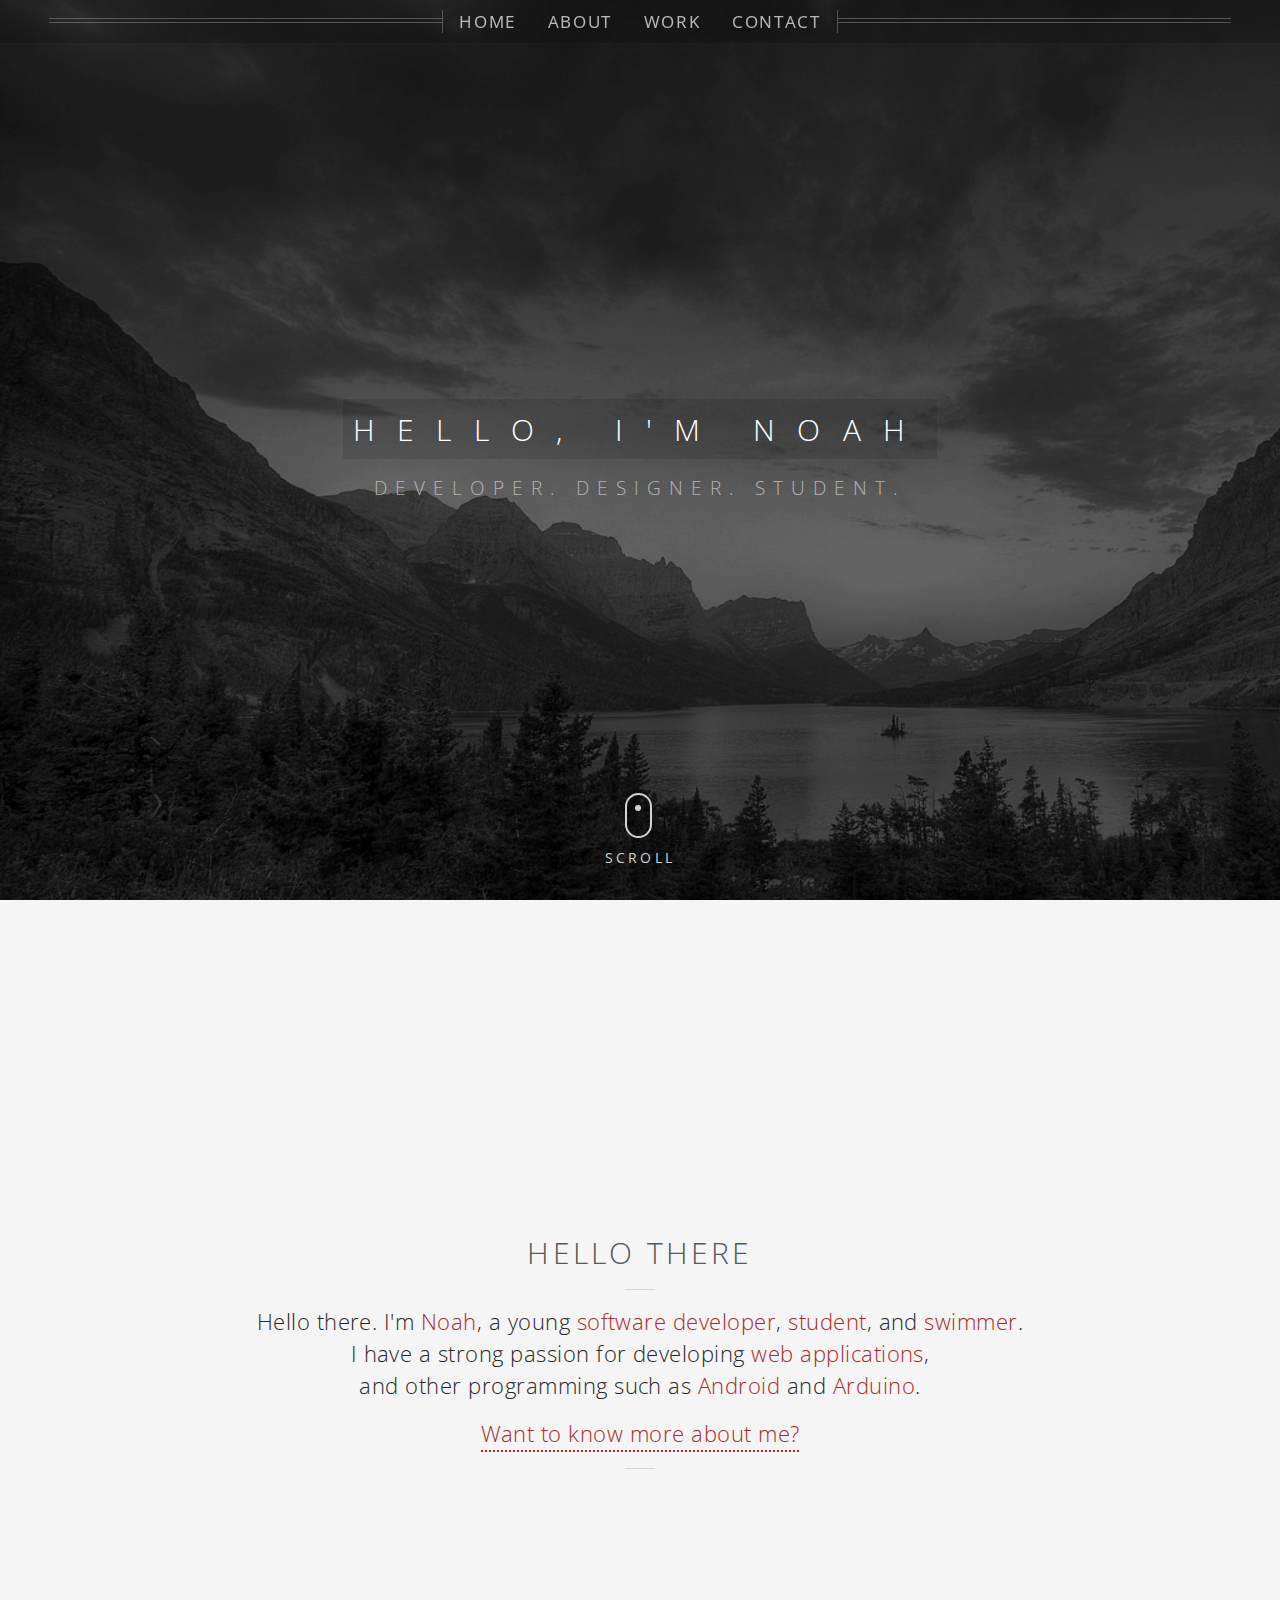
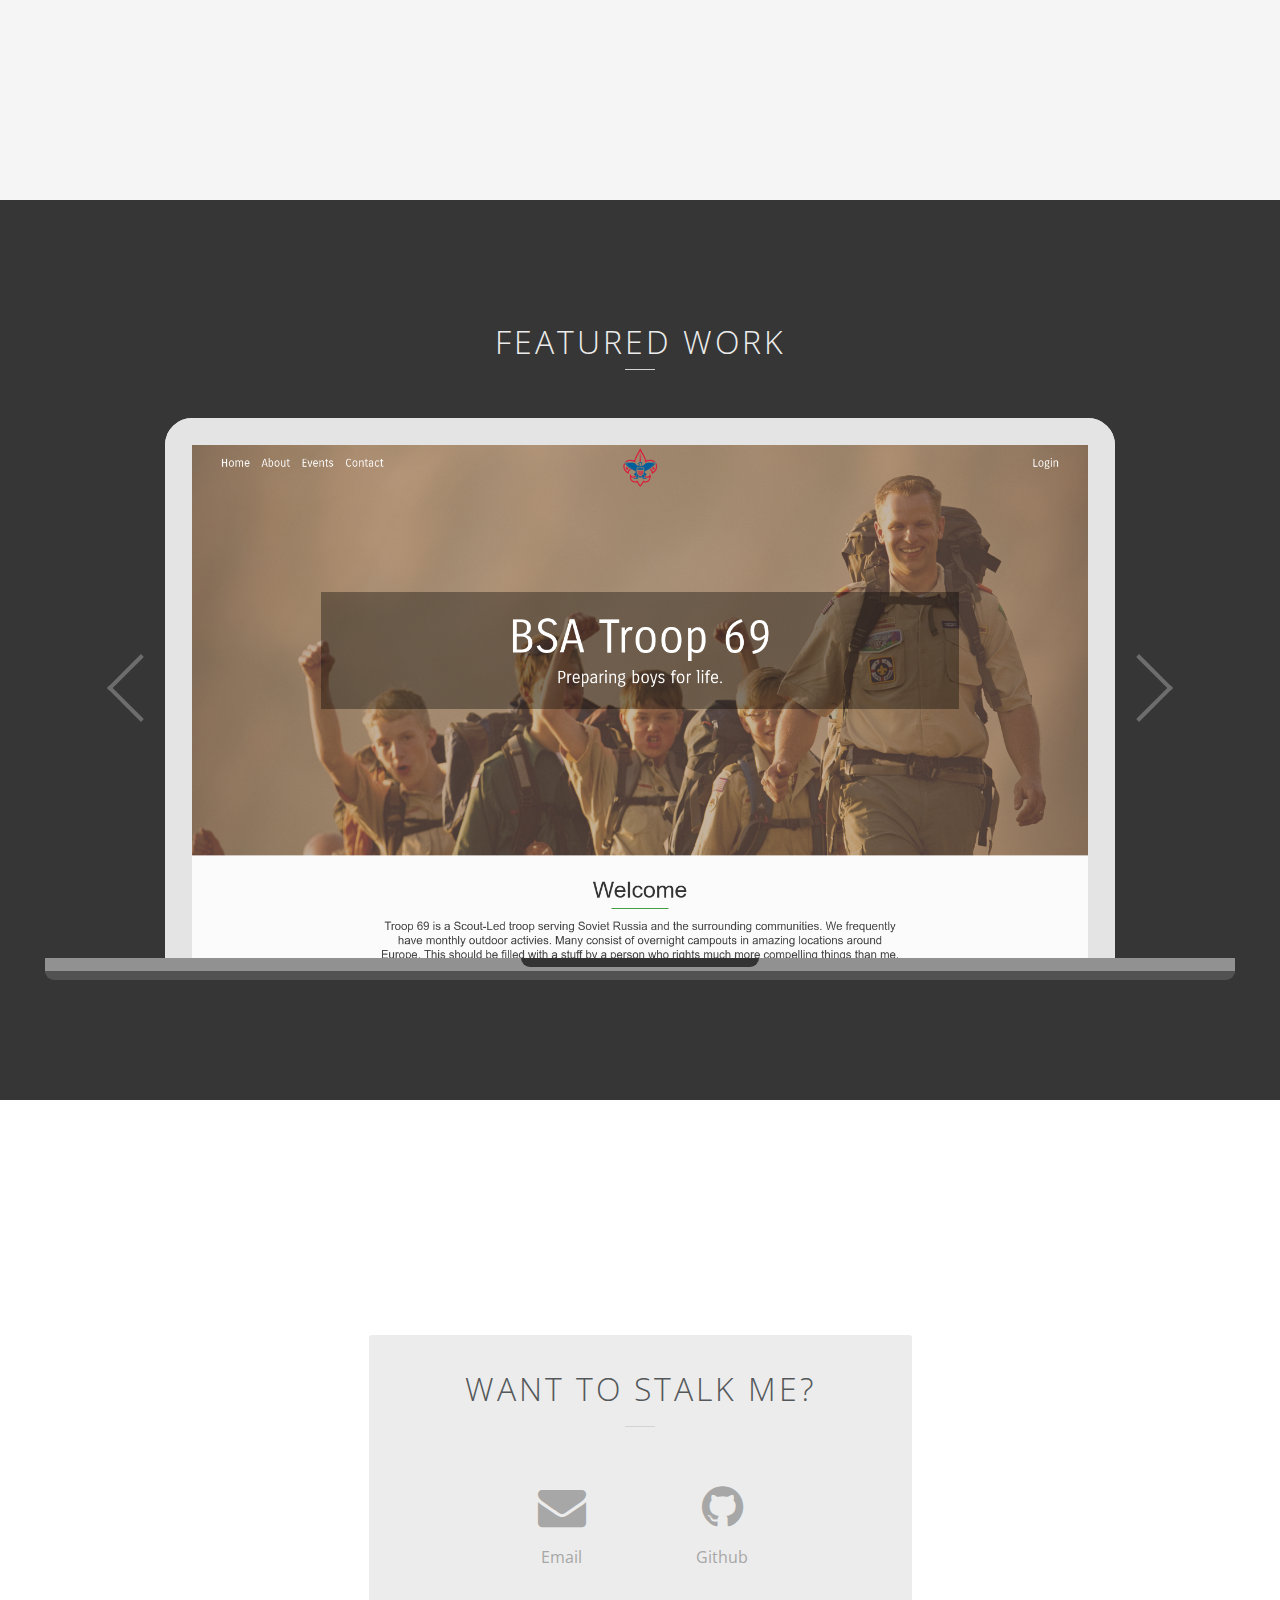
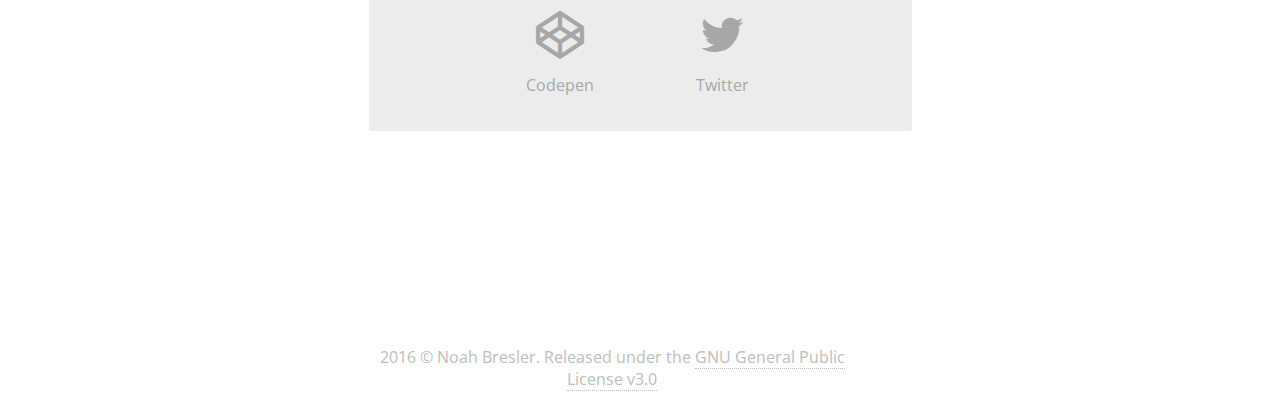
<file: index.html>
<!-- implement lazy loading -->
<!-- Minify everything -->

<!DOCTYPE html>
<html>
	<head>
		<meta charset="utf-8">
		<meta http-equiv="X-UA-Compatible" content="IE=edge">
   		<meta name="viewport" content="width=device-width, initial-scale=1, user-scalable=no">
   	 	<meta name="description" content="Noah Bresler - Student. Developer. Designer.">
   	 	<link rel='shortcut icon' href='favicon.ico' />
 
   	 	<title>Noah</title>

   	 	<link rel="stylesheet" href="bower_components/font-awesome/css/font-awesome.min.css">
   	 	<link rel="stylesheet" href="bower_components/animate.css/animate.min.css">
   	 	<link rel="stylesheet" href="styles/main.css">

   	 	<script>
		  (function(i,s,o,g,r,a,m){i['GoogleAnalyticsObject']=r;i[r]=i[r]||function(){
		  (i[r].q=i[r].q||[]).push(arguments)},i[r].l=1*new Date();a=s.createElement(o),
		  m=s.getElementsByTagName(o)[0];a.async=1;a.src=g;m.parentNode.insertBefore(a,m)
		  })(window,document,'script','https://www.google-analytics.com/analytics.js','ga');

		  ga('create', 'UA-66946466-1', 'auto');
		  ga('send', 'pageview');

		</script>
	</head>
	<body>
		<div class="nav-panel hidden">
			<div class="scroll-btn up" onclick="goUp()"></div>
			<div class="scroll-btn down" onclick="goDown()"></div>
			<ul>
				<li title="Home"><a href="#home"><span>Home</span></a></li>
				<li title="About"><a href="#about"><span>About</span></a></li>
				<li title="Work"><a href="#work"><span>Work</span></a></li>
				<li title="Contact"><a href="#contact"><span>Contact</span></a></li>
			</ul>
		</div>

		<input type="checkbox" id="menuthing">
		<label class="hamburgermenu" for="menuthing">
				<div class="row"></div>
				<div class="row"></div>
				<div class="row"></div>
		</label>

		<div class="sidenav_wrap">
			<div class="sidenav">
				<ul>
					<li><a href="#home">Home</a></li>
					<li><a href="#about">About</a></li>
					<li><a href="#work">Work</a></li>
					<li><a href="#contact">Contact</a></li>
				</ul>
			</div>
		</div>

		<section id="home" class="parallax-window">
			<nav class="animated slideInDown">
				<ul>
					<li><a id="nav_home" href="#home">Home</a></li>
					<li><a id="nav_about" href="#about">About</a></li>
					<li><a id="nav_work" href="#work">Work</a></li>
					<li><a id="nav_contact" href="#contact">Contact</a></li>
				</ul>
			</nav>

			<div class="name">
				<h1 class="animated fadeInUp">Hello, I'm Noah</h1>
				<h2 class="animated fadeInUp">Developer. Designer. Student.</h2>
			</div>

			<a class="scroll animated fadeInDown" href="#about">
				<span></span>
				Scroll
			</a>
		</section>

		<section id="about">
			<div class="container">
				<h1>Hello There</h1>
				<div class="strike"></div>
				<p>
					Hello there. I'm <span class="highlight">Noah</span>, a young <span class="highlight">software developer</span>, <span class="highlight">student</span>, and <span class="highlight">swimmer</span>.
					<br>
					I have a strong passion for developing <span class="highlight">web applications</span>,
					<br>
					and other programming such as <span class="highlight">Android</span> and <span class="highlight">Arduino</span>.
					<br>
					<a href="about.html" class="highlight">Want to know more about me?</a>

					<span class="meh">
						<br>
						When I'm not learning, I <span class="highlight">read books</span> (1984 is my favorite), and solve my <span class="highlight">Rubik's Cube</span>.
						<br>
						And as of my forthcoming aims, I hope to go into <span class="highlight">machine learning</span> or <span class="highlight">computer security</span>.
					</span>
				</p>
				<div class="strike"></div>
			</div>
		</section>

		<section id="work">
			<h1>Featured Work</h1>
			<div class="strike"></div>
			<div class="wrap">
				<div class="arrow left inactive"></div>
				<div class="laptop">
					<div class="screen">
						<a href="work.html" class="item">
							<img src="res/work1.png">
							<div class="content">
								<h1 class="title">Coming Soon</h1>
								<p class="description">A troop management system for Boyscout troops</p>
							</div>
						</a>
						<a href="oldish/index.html" class="item">
							<img src="res/work2.png">
							<div class="content">
								<h1 class="title">Personal Website v2</h1>
								<p class="description">The previous design of this website</p>
							</div>
						</a>
						<a href="oldish/old/MrNoahz.github.io-old/product/papersearch.html" class="item">
							<img src="res/work3.png">
							<div class="content">
								<h1 class="title">Paper Search</h1>
								<p class="description">A chrome extension to redesign the Google Search page.</p>
							</div>
						</a>
						<a href="work.html" class="item">
							<img src="res/work4.png">
							<div class="content">
								<h1 class="title">More</h1>
								<p class="description">See more of my projects</p>
							</div>
						</a>
					</div>
				</div>
				<div class="arrow right"></div>
			</div>
			<div class="keyboard"></div>
		</section>

		<section id="contact">
			<div class="wrap">
				<h1>Want To Stalk Me?</h1>
				<div class="strike"></div>

				<div class="row">
					<a class="email" href="mailto:noahzgames@gmail.com" target="_blank">
						<i class="fa fa-envelope" title="Email"></i>
					</a>
					<a class="github" href="https://github.com/MrNoahz" target="_blank">
						<i class="fa fa-github" title="Github"></i>
					</a>
				</div>

				<div class="row">
					<a class="codepen" href="http://codepen.io/Noahz/" target="_blank">
						<i class="fa fa-codepen" title="Codepen"></i>
					</a>
					<a class="twitter" href="https://twitter.com/MrNoahz" target="_blank">
						<i class="fa fa-twitter" title="Twitter"></i>
					</a>
				</div>

				<p class="license">2016 © Noah Bresler. Released under the <a href="http://www.gnu.org/licenses/gpl-3.0.en.html" target="_blank">GNU General Public License v3.0</a></p>
			</div>
			
			<footer>
				<p class="license">2016 © Noah Bresler. Released under the <a href="http://www.gnu.org/licenses/gpl-3.0.en.html" target="_blank">GNU General Public License v3.0</a></p>
			</footer>
		</section>


		<script src="bower_components/jquery/dist/jquery.min.js" type="text/javascript"></script>
		<script src="js/main.js" type="text/javascript"></script>
	</body>
</html>
</file>
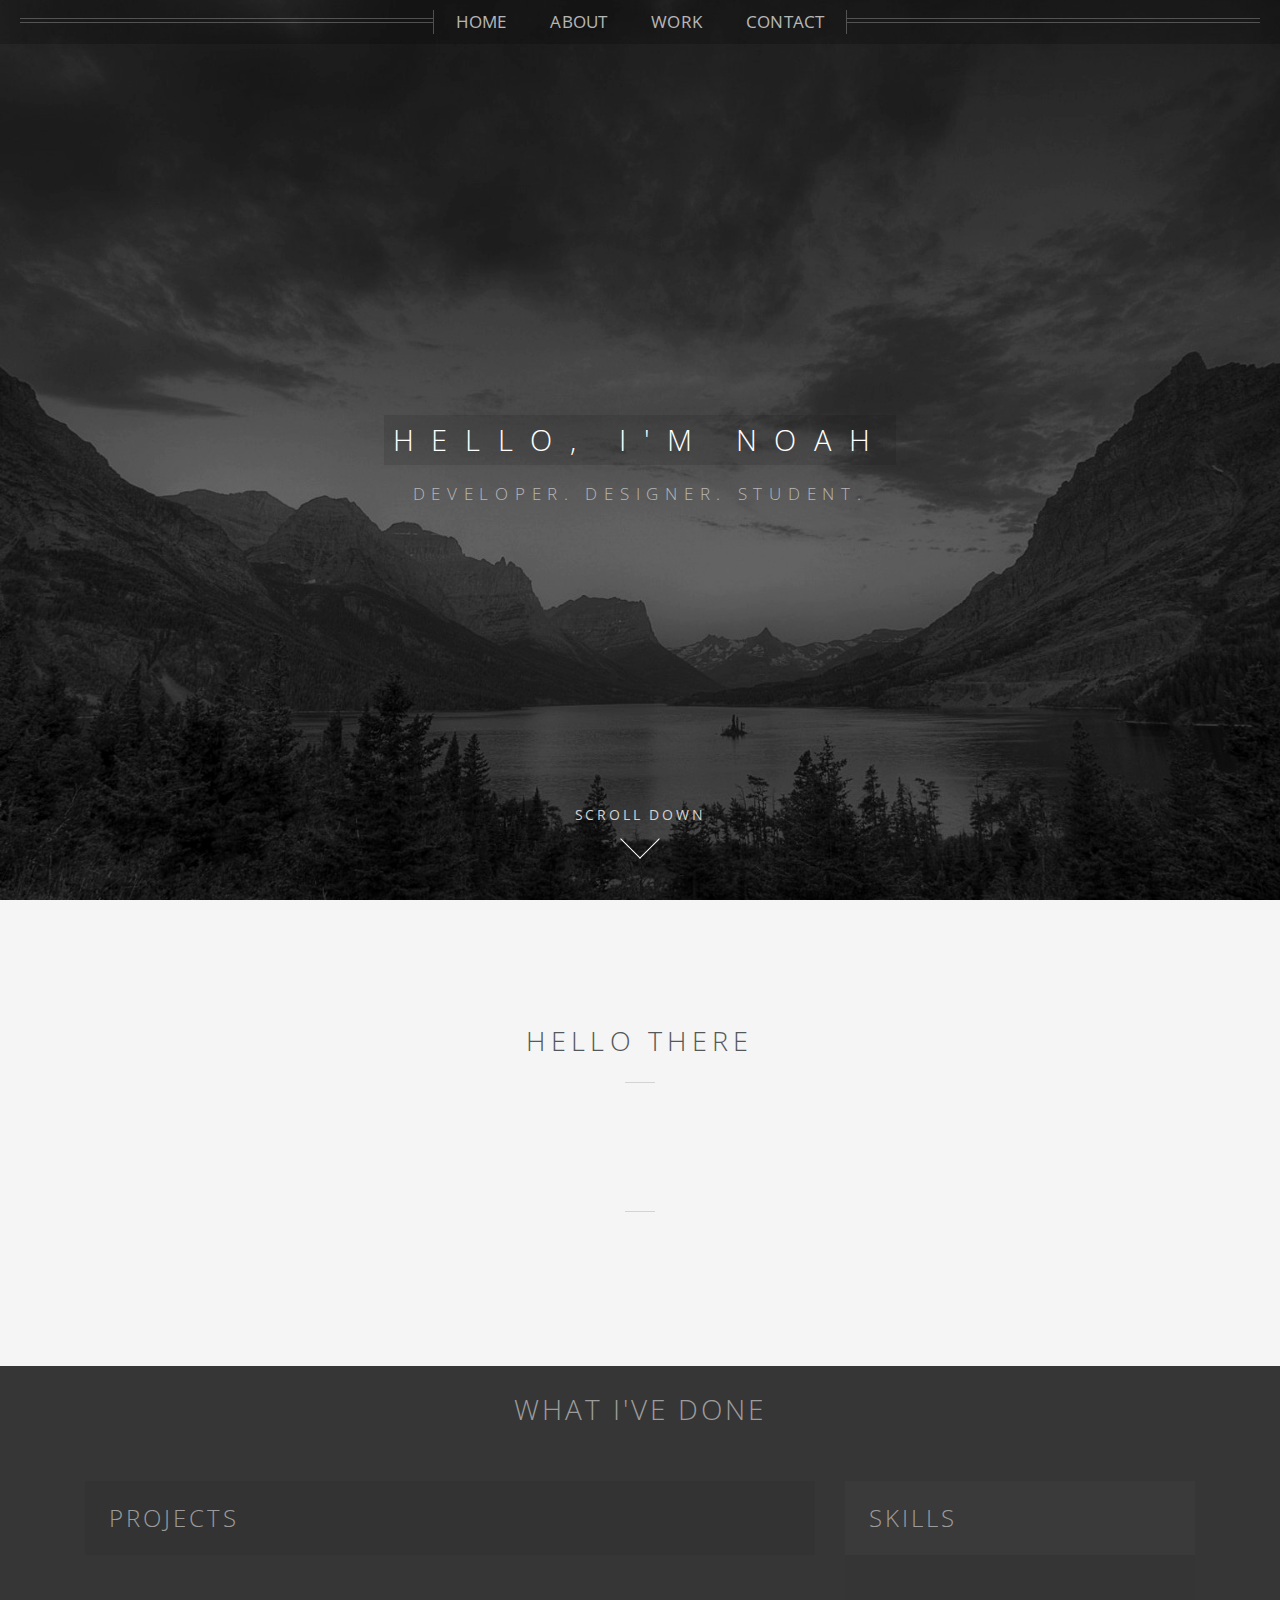
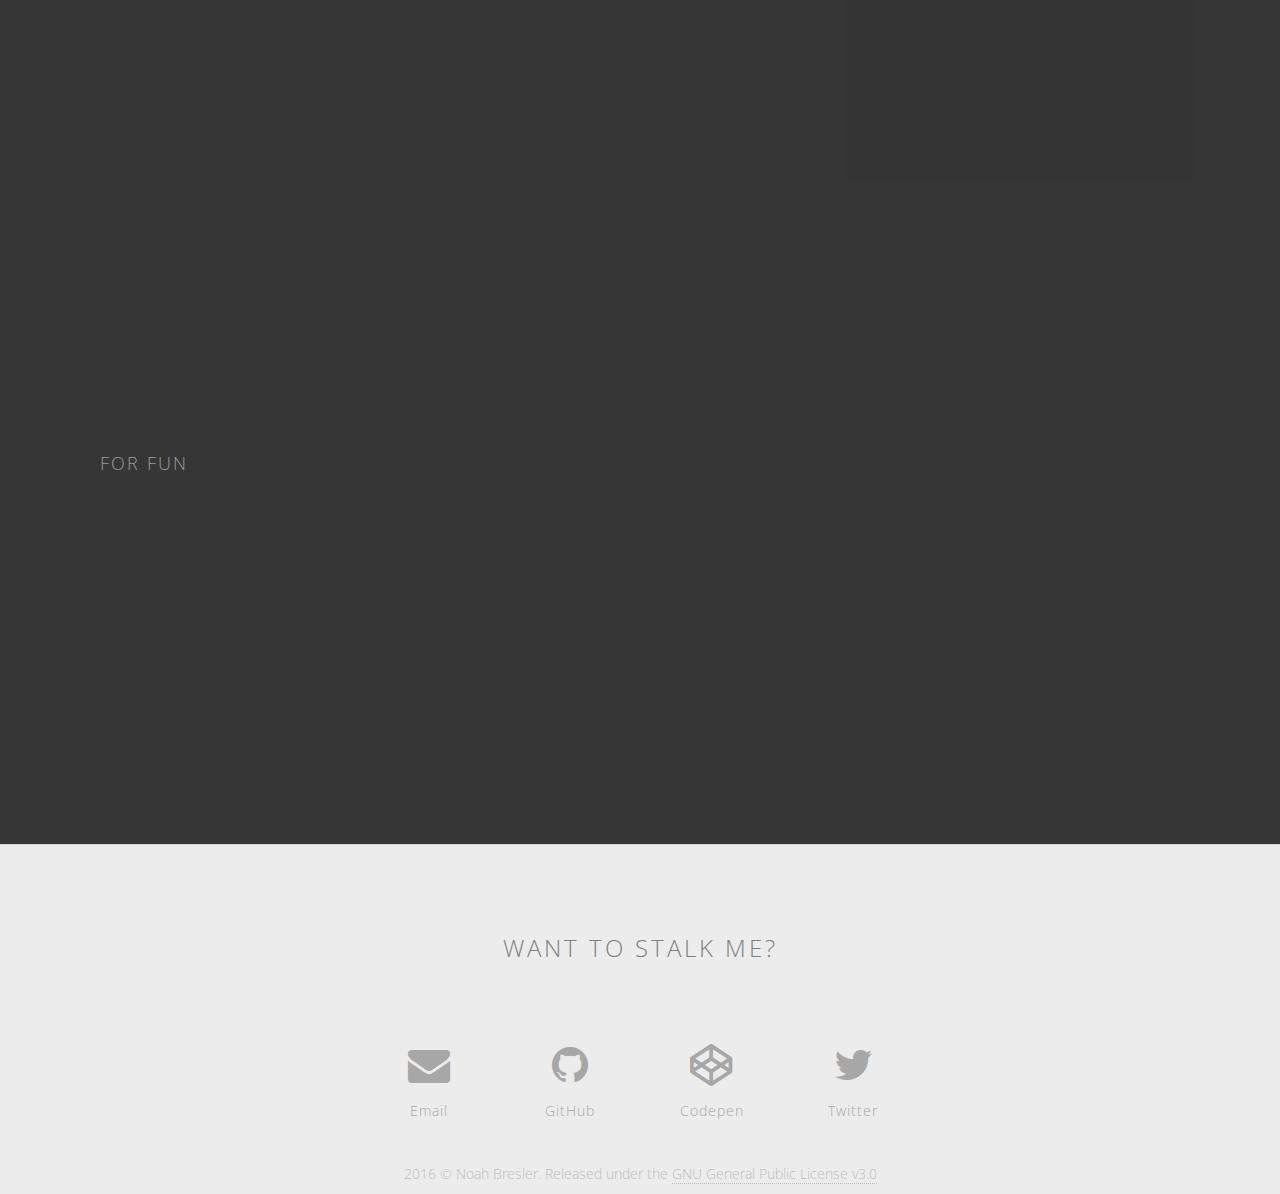
<file: oldish/index.html>
<!DOCTYPE html>
<html>
	<head>
		<meta charset="utf-8">
		<meta http-equiv="X-UA-Compatible" content="IE=edge">
   		<meta name="viewport" content="width=device-width, initial-scale=1">
   	 	<meta name="description" content="Noah Bresler - Personal Website.">
   	 	<link rel="canonical" href="index.html">
   	 	<link rel='shortcut icon' href='favicon.ico' />

		<title>Noah</title>

		<link rel="stylesheet" href="font-awesome/css/font-awesome.min.css">
   	 	<link rel="stylesheet" href="css/animate.css">
		<link rel="stylesheet" href="bootstrap/css/bootstrap.min.css">
		<link rel="stylesheet" href="css/main.css"> 
		<script>
		  (function(i,s,o,g,r,a,m){i['GoogleAnalyticsObject']=r;i[r]=i[r]||function(){
		  (i[r].q=i[r].q||[]).push(arguments)},i[r].l=1*new Date();a=s.createElement(o),
		  m=s.getElementsByTagName(o)[0];a.async=1;a.src=g;m.parentNode.insertBefore(a,m)
		  })(window,document,'script','//www.google-analytics.com/analytics.js','ga');

		  ga('create', 'UA-66946466-1', 'auto');
		  ga('send', 'pageview');

		</script>
	</head>
	<body>
		<!--Make it so that it loads a small image, blurs it, then loads the final high res image-->
		<section id="home">
			<div class="small-nav animated slideInDown">
				<ul>
					<li><a class="" href="#home">Home</a></li>
					<li><a class="" href="#about">About</a></li>
					<li><a class="" href="#work">Work</a></li>
					<li><a class="" href="#footer">Contact</a></li>
				</ul>
			</div>
			<div class="name">
				<h1 class="animated fadeInUp">Hello, I'm Noah</h1>
				<h2 class="animated fadeInUp">Developer. Designer. Student.</h2>
			</div>
			<div class="scrollDown animated fadeInUp">
				<div>Scroll Down</div>
				<div class="down"></div>
			</div>
		</section>
		<section id="about">
			<div class="container">
				<div class="col-md-12 center">
					<h1>Hello There</h1>
					<div class="strike"></div>
					<p>
						Hello there. I am <span class="highlight">Noah</span>, A young <span class="highlight">software developer</span> and <span class="highlight">student</span>.
						<br>
						I have a strong passion for developing <span class="highlight">web applications</span>,
						<br>
						and other miscellanious programming such as <span class="highlight">Android</span> and <span class="highlight">Arduino</span>.
					</p>
					<div class="strike"></div>
				</div>
			</div>
		</section>
		<section id="work">
			<div class="container">
				<h1>What I've Done</h1>
				<div class="left col-md-8">
					<h2>Projects</h2>
					<div class="itemlist">
						<a class="item" href="http://codepen.io/Noahz/full/PPyRQv/">
							<h3>Yosi Levy</h3>
							<p>A personal website for Yosi Levy I designed.</p>
						</a>
						<a class="item" href="old/MrNoahz.github.io-old">
							<h3>Old Website</h3>
							<p>Previous website design</p>
						</a>
						<a class="item" href="404">
							<h3>404</h3>
							<p>404 page I created. Borrowed elements from http://codepen.io/orrybaram/pen/NqvVeX</p>
						</a>
						<a class="item" href="old/MrNoahz.github.io-old/product/papersearch.html">
							<h3>Paper Search</h3>
							<p>A Google Chrome extension that blends Material Design and Google Search (discontinued).</p>
						</a>
						<a class="item" href="http://waspide.neocities.org/">
							<h3>Wasp Editor</h3>
							<p>A feature filled text editor made for ModPE.</p>
						</a>
						<h4>For Fun</h4>
						<a class="item" href="old/MrNoahz.github.io-old/project/papercrane/crane.html">
							<h3>Paper Crane</h3>
							<p>A concept for a Material Design based OS. Building in (slow) progress.</p>
						</a>
						<a class="item" href="http://codepen.io/collection/DKwPeZ/">
							<h3>FreeCodeCamp</h3>
							<p>Projects and challenges made for FreeCodeCamp</p>
						</a>
						<a class="item" href="old/MrNoahz.github.io-old/product/webproject.html">
							<h3>Miscellaneous</h3>
							<p>Small miscellaneous projects.</p>
						</a>
					</div>
				</div>
				<div class="right col-md-4">
					<h2>Skills</h2>
					<div class="skilllist">
						<!--Not much here -->
						<div class="item">HTML</div>
						<div class="item">CSS</div>
						<div class="item">JavaScript</div>
						<div class="item">Java</div>
						<div class="item">Arduino</div>
					</div>
				</div>
			</div>
		</section>
		<section id="footer">
			<div class="container">
				<h3>Want To Stalk Me?</h3>
				<ul>
					<li class="email">
						<a href="mailto:noahzgames@gmail.com">
							<i class="fa fa-envelope"></i>
							<p>Email</p>
						</a>
					</li>
					<li class="github">
						<a href="https://github.com/MrNoahz">
							<i class="fa fa-github"></i>
							<p>GitHub</p>
						</a>
					</li>
					<li class="codepen">
						<a href="http://codepen.io/Noahz/">
							<i class="fa fa-codepen"></i>
							<p>Codepen</p>
						</a>
					</li>
					<li class="twitter">
						<a href="https://twitter.com/MrNoahz">
							<i class="fa fa-twitter"></i>
							<p>Twitter</p>
						</a>
					</li>
				</ul>

				<p class="license">2016 © Noah Bresler. Released under the <a href="http://www.gnu.org/licenses/gpl-3.0.en.html" target="_blank">GNU General Public License v3.0</a></p>
			</div>
		</section>

		<script src="js/jquery.js"></script>
		<script src="bootstrap/js/bootstrap.min.js"></script>
		<script src="js/waitforimages.js"></script>
		<script src="js/viewport.js"></script>
		<script src="js/main.js"></script>
	</body>
</html>
</file>
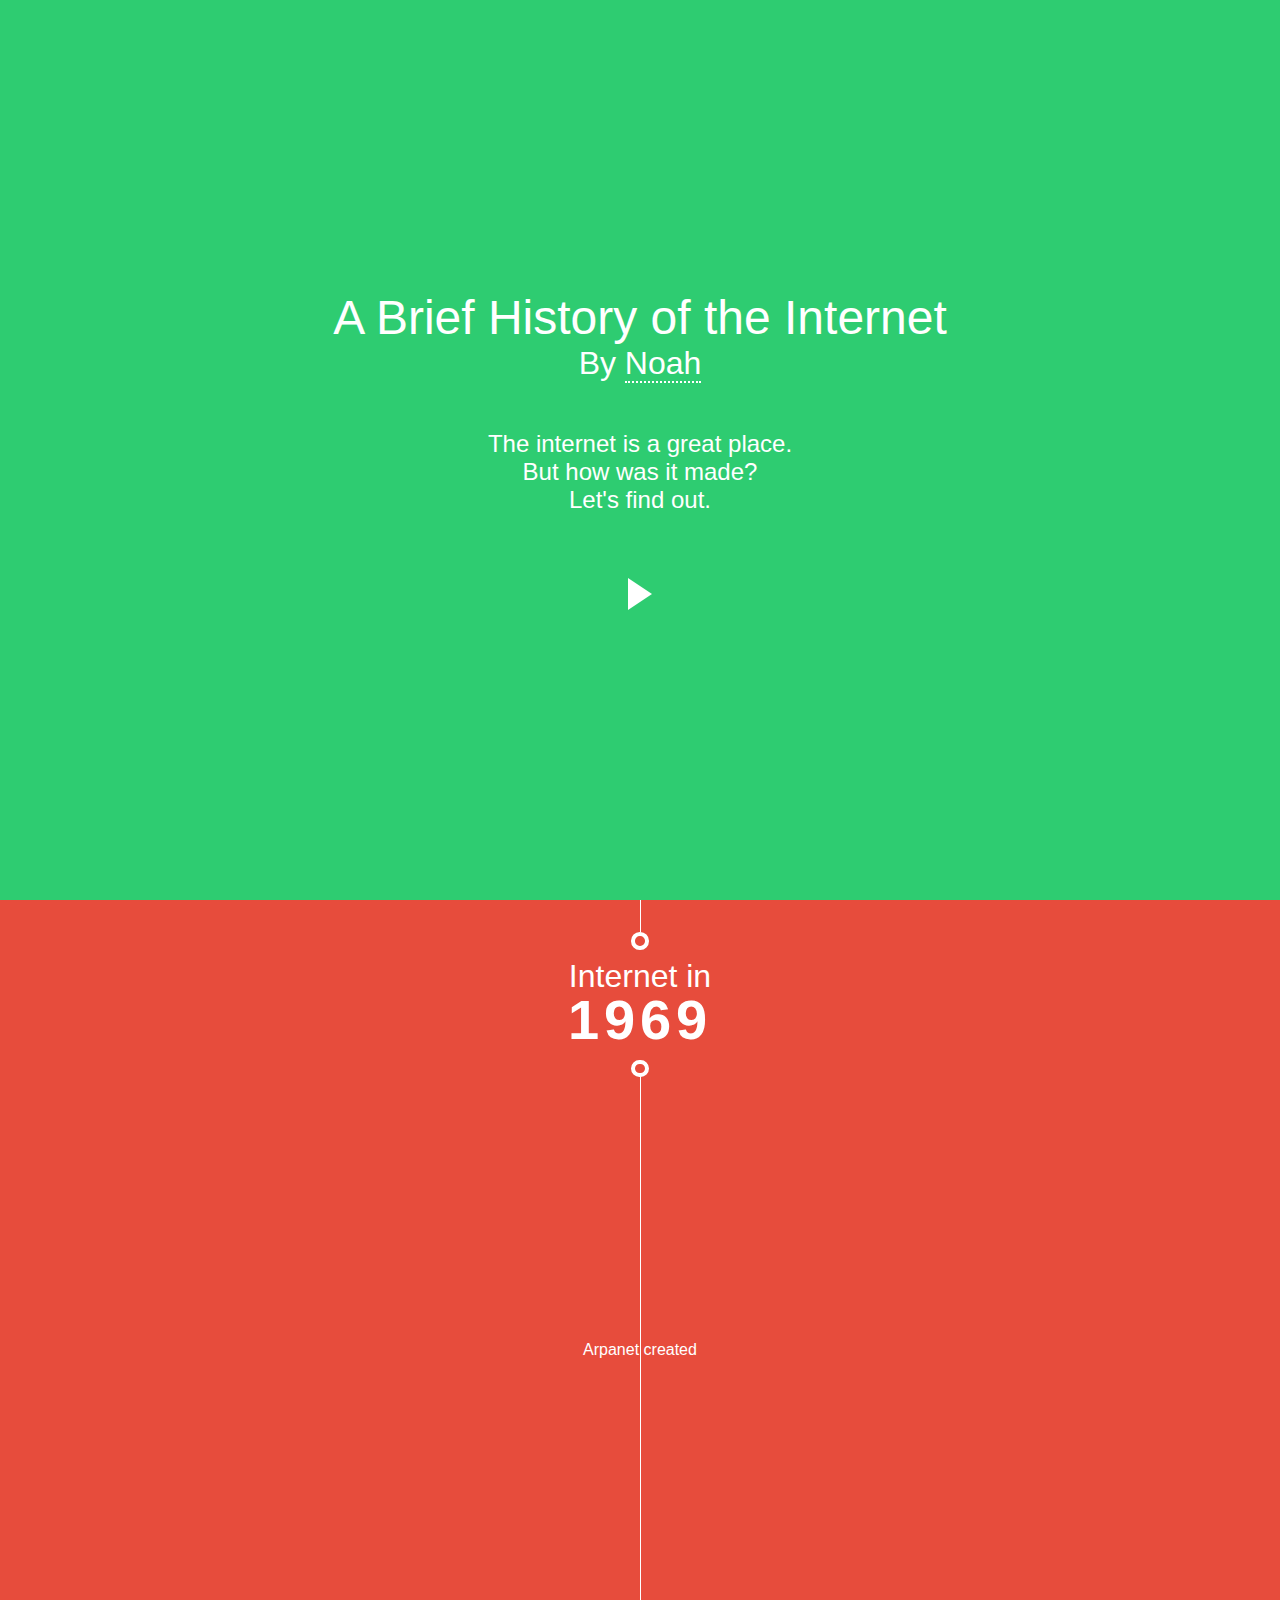
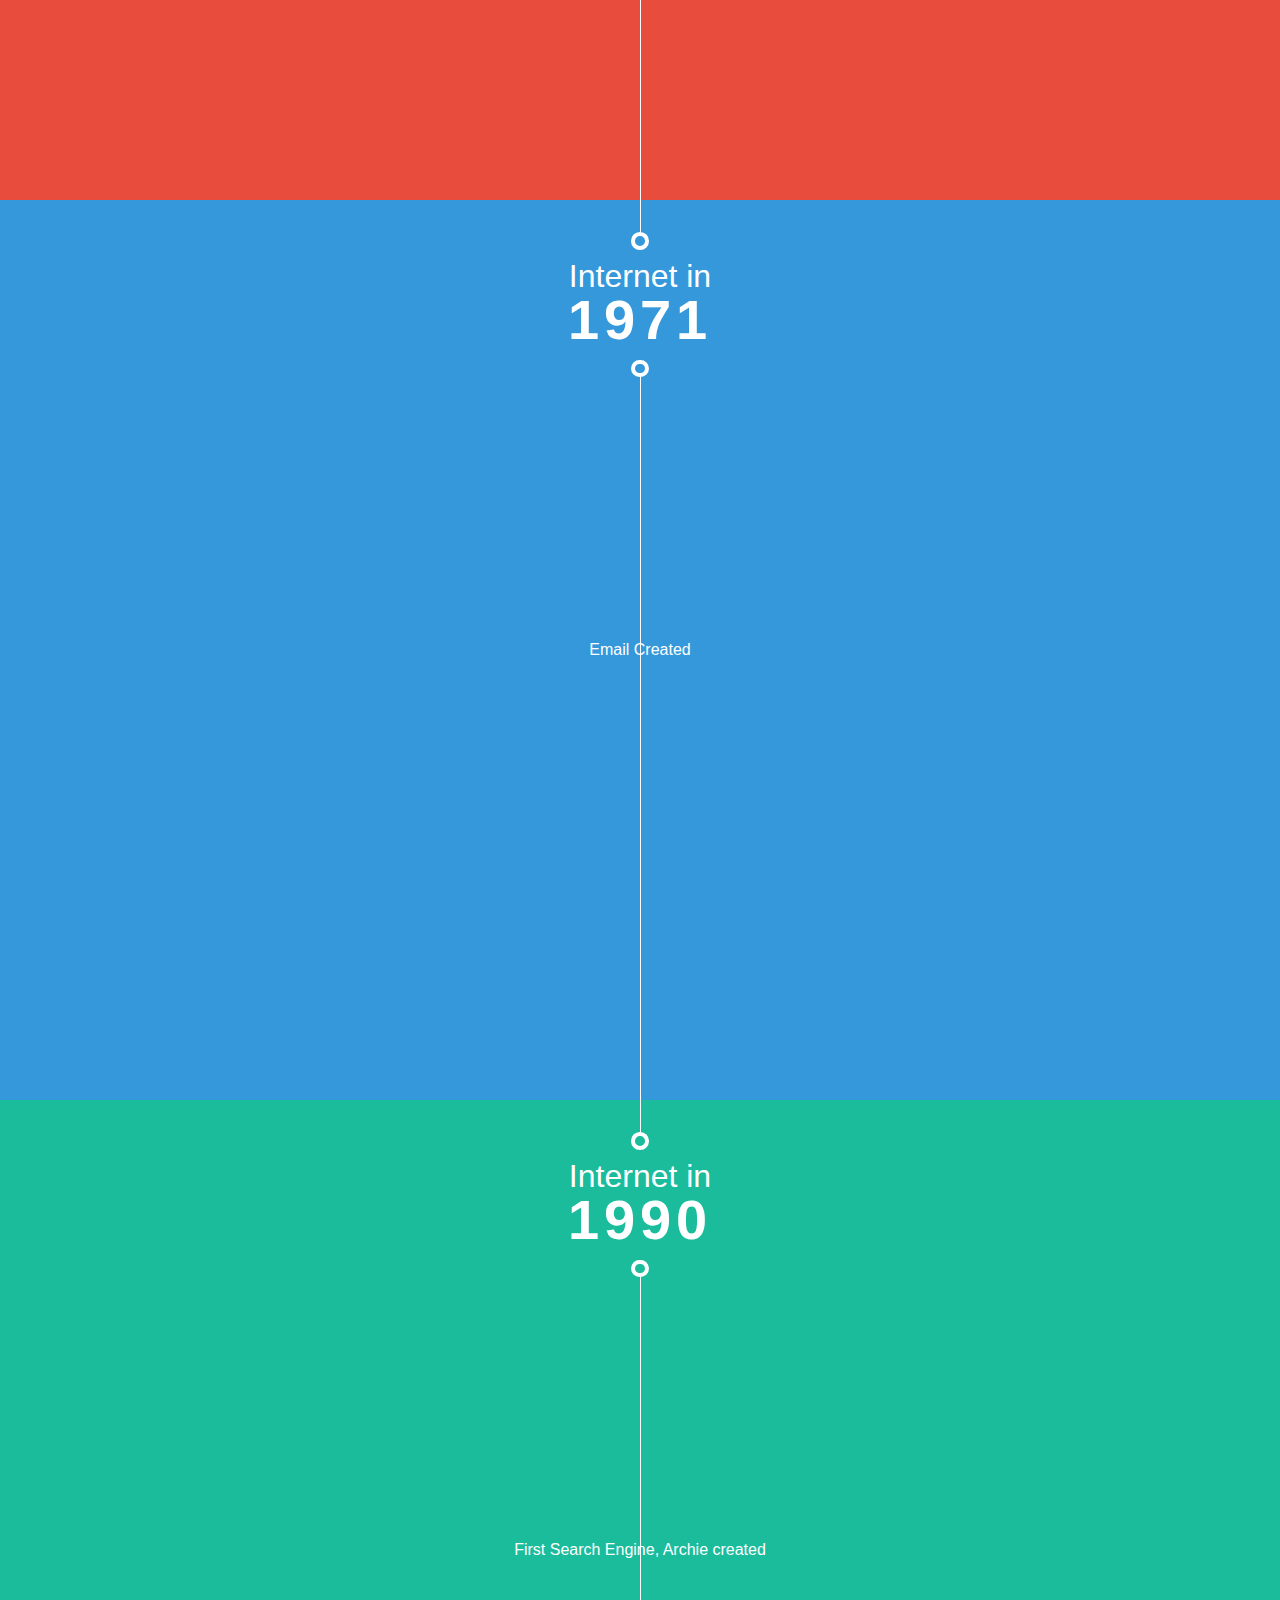
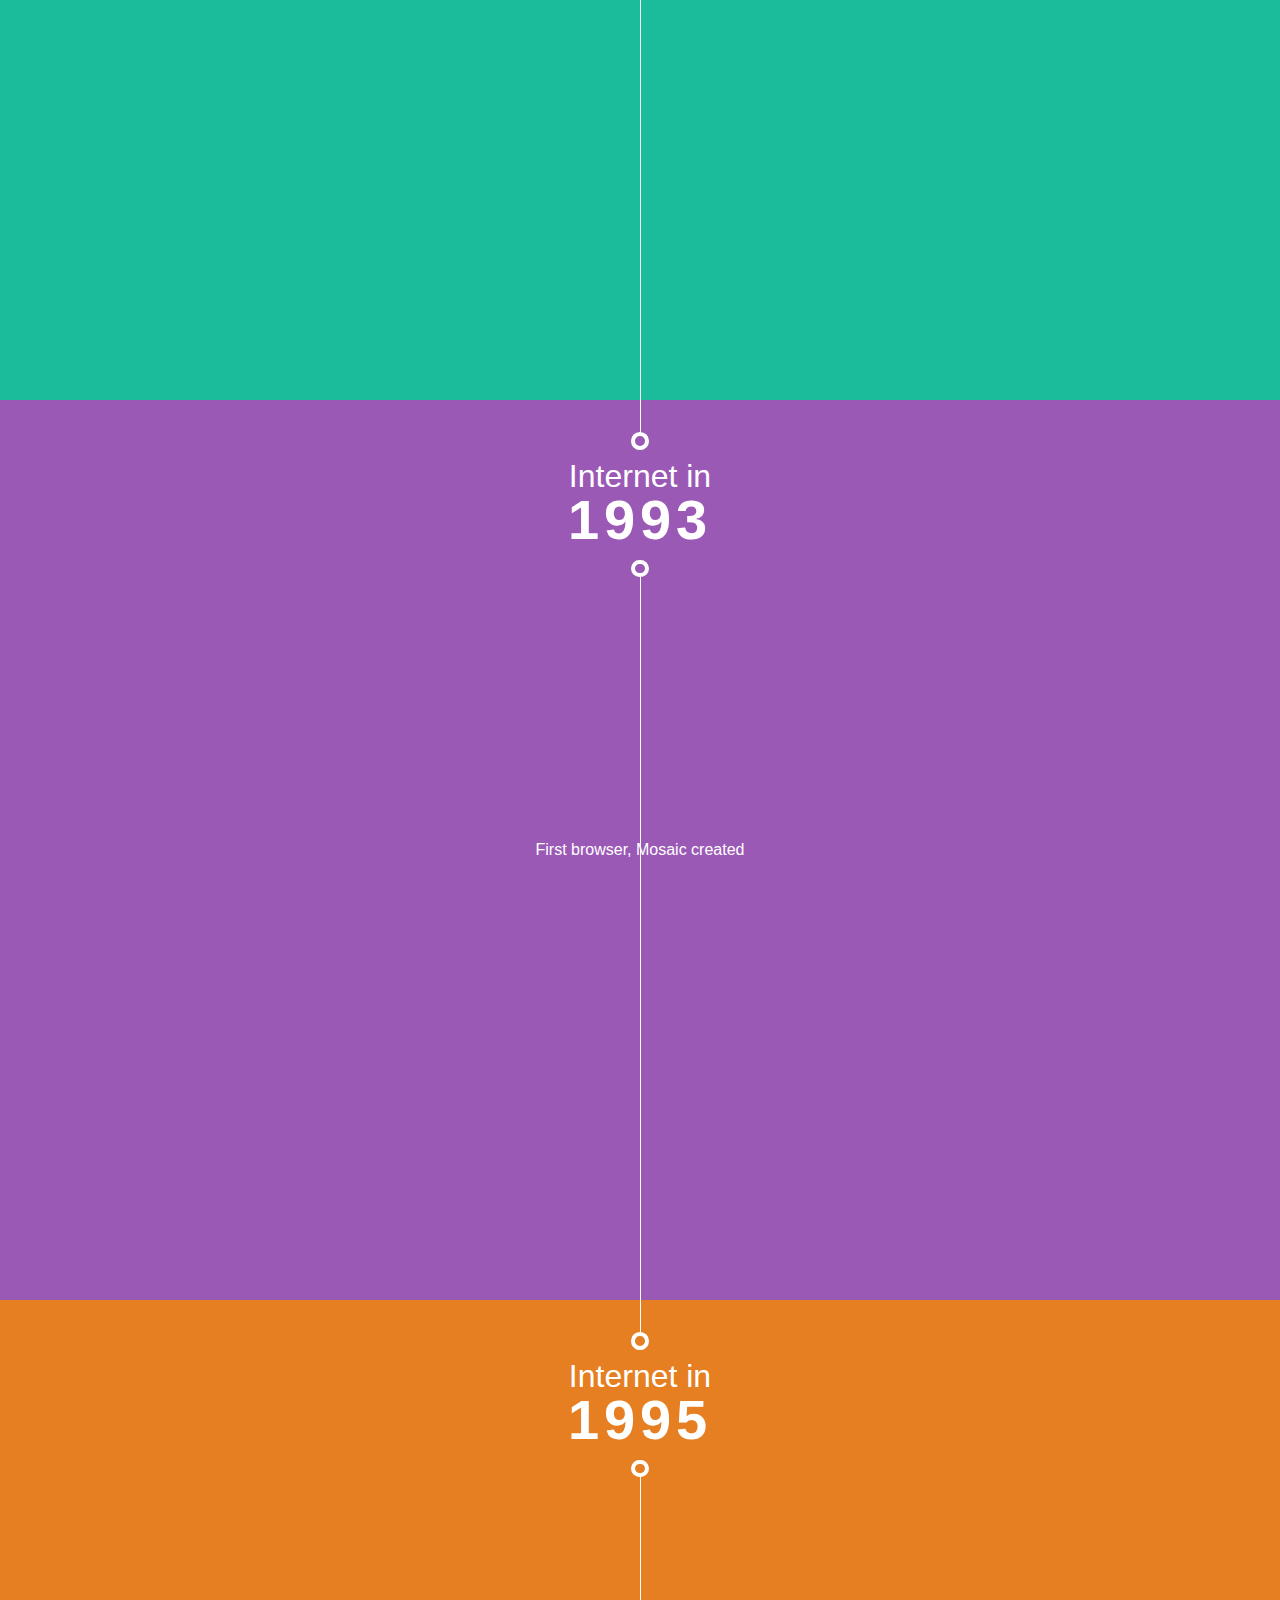
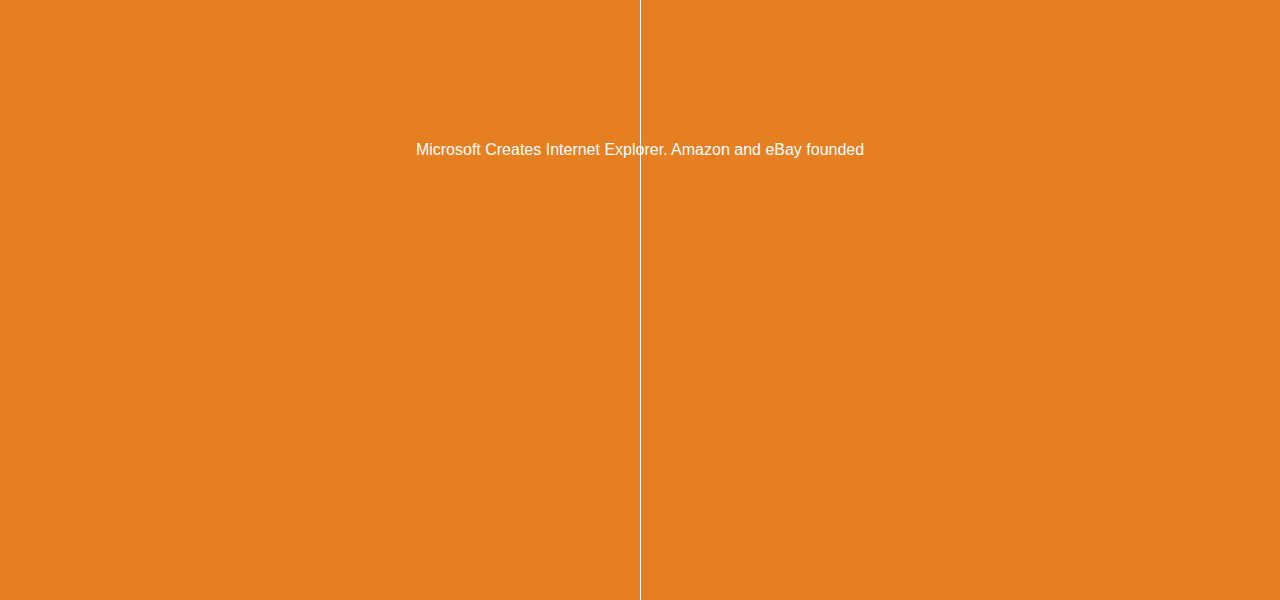
<file: projects/internethistory/index.html>
<!DOCTYPE html>
<html>
	<head>
		<meta charset="utf-8">

		<title>History of the Internet - 10K</title>

		<link rel="stylesheet" type="text/css" href="style.css">
	</head>
	<body>
		<input type="checkbox" id="play1969" name="play1969">

		<div class="section" id="title">
			<h1>A Brief History of the Internet</h1>
			<h2>By <a href="http://mrnoahz.github.io" target="_blank">Noah</a></h2>

			<p>The internet is a great place.
			<br>
			But how was it made?
			<br>
			Let's find out.</p>

			<label for="play1969"></label>
		</div>
		<div class="section" id="year1969">
			<div class="head">
				<h1>Internet in</h1>
				<h2>1969</h2>
			</div>
			<div class="content">
				<p>Arpanet created</p>
			</div>
		</div>
		<div class="section" id="year1971">
			<div class="head">
				<h1>Internet in</h1>
				<h2>1971</h2>
			</div>
			<div class="content">
				<p>Email Created</p>
			</div>
		</div>
		<div class="section" id="year1990">
			<div class="head">
				<h1>Internet in</h1>
				<h2>1990</h2>
			</div>
			<div class="content">
				<p>First Search Engine, Archie created</p>
			</div>
		</div>
		<div class="section" id="year1993">
			<div class="head">
				<h1>Internet in</h1>
				<h2>1993</h2>
			</div>
			<div class="content">
				<p>First browser, Mosaic created</p>
			</div>
		</div>
		<div class="section" id="year1995">
			<div class="head">
				<h1>Internet in</h1>
				<h2>1995</h2>
			</div>
			<div class="content">
				<p>Microsoft Creates Internet Explorer. Amazon and eBay founded</p>
			</div>
		</div>
	</body>
</html>
</file>
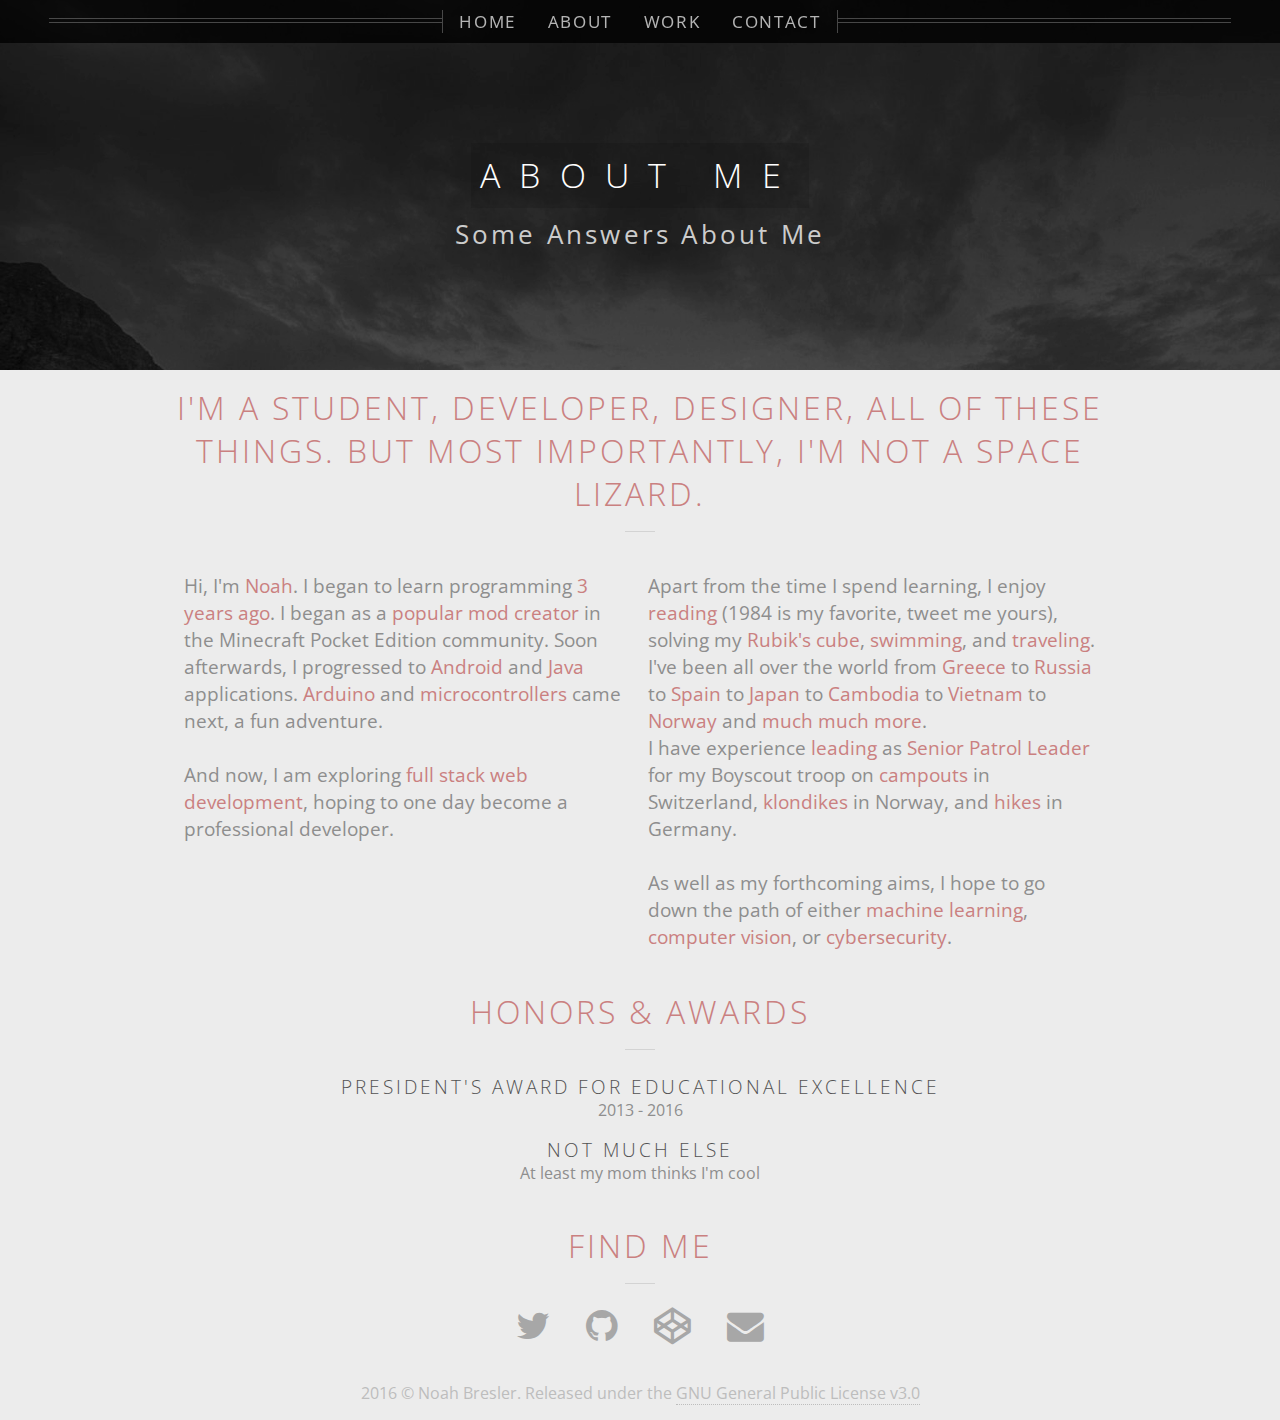
<file: about.html>
<!DOCTYPE html>
<html>
	<head>
		<meta charset="utf-8">
		<meta http-equiv="X-UA-Compatible" content="IE=edge">
   		<meta name="viewport" content="width=device-width, initial-scale=1, user-scalable=no">
   	 	<meta name="description" content="Noah Bresler - Student. Developer. Designer.">
   	 	<link rel='shortcut icon' href='favicon.ico' />

		<title>About Me</title>

		<link rel="stylesheet" href="bower_components/font-awesome/css/font-awesome.min.css">
		<link rel="stylesheet" href="bower_components/animate.css/animate.min.css">
		<link rel="stylesheet" href="styles/about.css">

		<script>
		  (function(i,s,o,g,r,a,m){i['GoogleAnalyticsObject']=r;i[r]=i[r]||function(){
		  (i[r].q=i[r].q||[]).push(arguments)},i[r].l=1*new Date();a=s.createElement(o),
		  m=s.getElementsByTagName(o)[0];a.async=1;a.src=g;m.parentNode.insertBefore(a,m)
		  })(window,document,'script','https://www.google-analytics.com/analytics.js','ga');

		  ga('create', 'UA-66946466-1', 'auto');
		  ga('send', 'pageview');

		</script>
	</head>
	<body>
		<input type="checkbox" id="menuthing">
		<label class="hamburgermenu" for="menuthing">
				<div class="row"></div>
				<div class="row"></div>
				<div class="row"></div>
		</label>

		<div class="sidenav_wrap">
			<div class="sidenav">
				<ul>
					<li><a href="index.html">Home</a></li>
					<li><a href="#main">About</a></li>
					<li><a href="work.html">Work</a></li>
					<li><a href="index.html#contact">Contact</a></li>
				</ul>
			</div>
		</div>

		<section id="main">
			<nav class="animated slideInDown">
				<ul>
					<li><a id="nav_home" href="index.html">Home</a></li>
					<li><a id="nav_about" href="#main">About</a></li>
					<li><a id="nav_work" href="work.html">Work</a></li>
					<li><a id="nav_contact" href="index.html#contact">Contact</a></li>
				</ul>
			</nav>

			<h1 class="animated fadeInUp">About Me</h1>
			<p class="animated fadeInUp">Some Answers About Me</p>
		</section>

		<section id="about">
			<div class="content">
				<h1>I'm a student, developer, designer, all of these things. But most importantly, I'm not a space lizard.</h1>

				<div class="strike"></div>

				<div class="row">
					<p class="column animated fadeInLeft">
						Hi, I'm <span class="highlight">Noah</span>. I began to learn programming <span class="highlight">3 years ago</span>. I began as a <span class="highlight">popular mod creator</span> in the Minecraft Pocket Edition community. Soon afterwards, I progressed to <span class="highlight">Android</span> and <span class="highlight">Java</span> applications. <span class="highlight">Arduino</span> and <span class="highlight">microcontrollers</span> came next, a fun adventure.
						<br>
						<br>
						And now, I am exploring <span class="highlight">full stack web development</span>, hoping to one day become a professional developer.</p>
					<p class="column animated fadeInRight">
						Apart from the time I spend learning, I enjoy <span class="highlight">reading</span> (1984 is my favorite, tweet me yours), solving my <span class="highlight">Rubik's cube</span>, <span class="highlight">swimming</span>, and <span class="highlight">traveling</span>.
						<br>
						I've been all over the world from <span class="highlight">Greece</span> to <span class="highlight">Russia</span> to <span class="highlight">Spain</span> to <span class="highlight">Japan</span> to <span class="highlight">Cambodia</span> to <span class="highlight">Vietnam</span> to <span class="highlight">Norway</span> and <span class="highlight">much much more</span>.
						<br>
						I have experience <span class="highlight">leading</span> as <span class="highlight">Senior Patrol Leader</span> for my Boyscout troop on <span class="highlight">campouts</span> in Switzerland, <span class="highlight">klondikes</span> in Norway, and <span class="highlight">hikes</span> in Germany.
						<br>
						<br>
						As well as my forthcoming aims, I hope to go down the path of either <span class="highlight">machine learning</span>, <span class="highlight">computer vision</span>, or <span class="highlight">cybersecurity</span>.
						</p>
				</div>
			</div>

			<h1>Honors & Awards</h1>
			<div class="strike"></div>
			<ul class="awards">
				<li class="animated fadeInUp">
					<h3>President's Award for Educational Excellence</h3>
					<p>2013 - 2016</p>
				</li>
				<li class="animated fadeInUp">
					<h3>Not Much Else</h3>
					<p>At least my mom thinks I'm cool</p>
				</li>
			</ul>

			<h1>Find Me</h1>
			<div class="strike"></div>
			<ul class="social">
				<li><a class="twitter" href="https://twitter.com/MrNoahz" target="_blank"><i class="fa fa-twitter" title="Twitter"></i></a></li>
				<li><a class="github" href="https://github.com/MrNoahz" target="_blank"><i class="fa fa-github" title="Github"></i></a></li>
				<li><a class="codepen" href="http://codepen.io/Noahz/" target="_blank"><i class="fa fa-codepen" title="Codepen"></i></a></li>
				<li><a class="mail" href="mailto:noahzgames@gmail.com" target="_blank"><i class="fa fa-envelope" title="Email"></i></a></li>
			</ul>

		</section>
		<footer>
			<p class="license">2016 © Noah Bresler. Released under the <a href="http://www.gnu.org/licenses/gpl-3.0.en.html" target="_blank">GNU General Public License v3.0</a></p>
		</footer>
	</body>
</html>
</file>
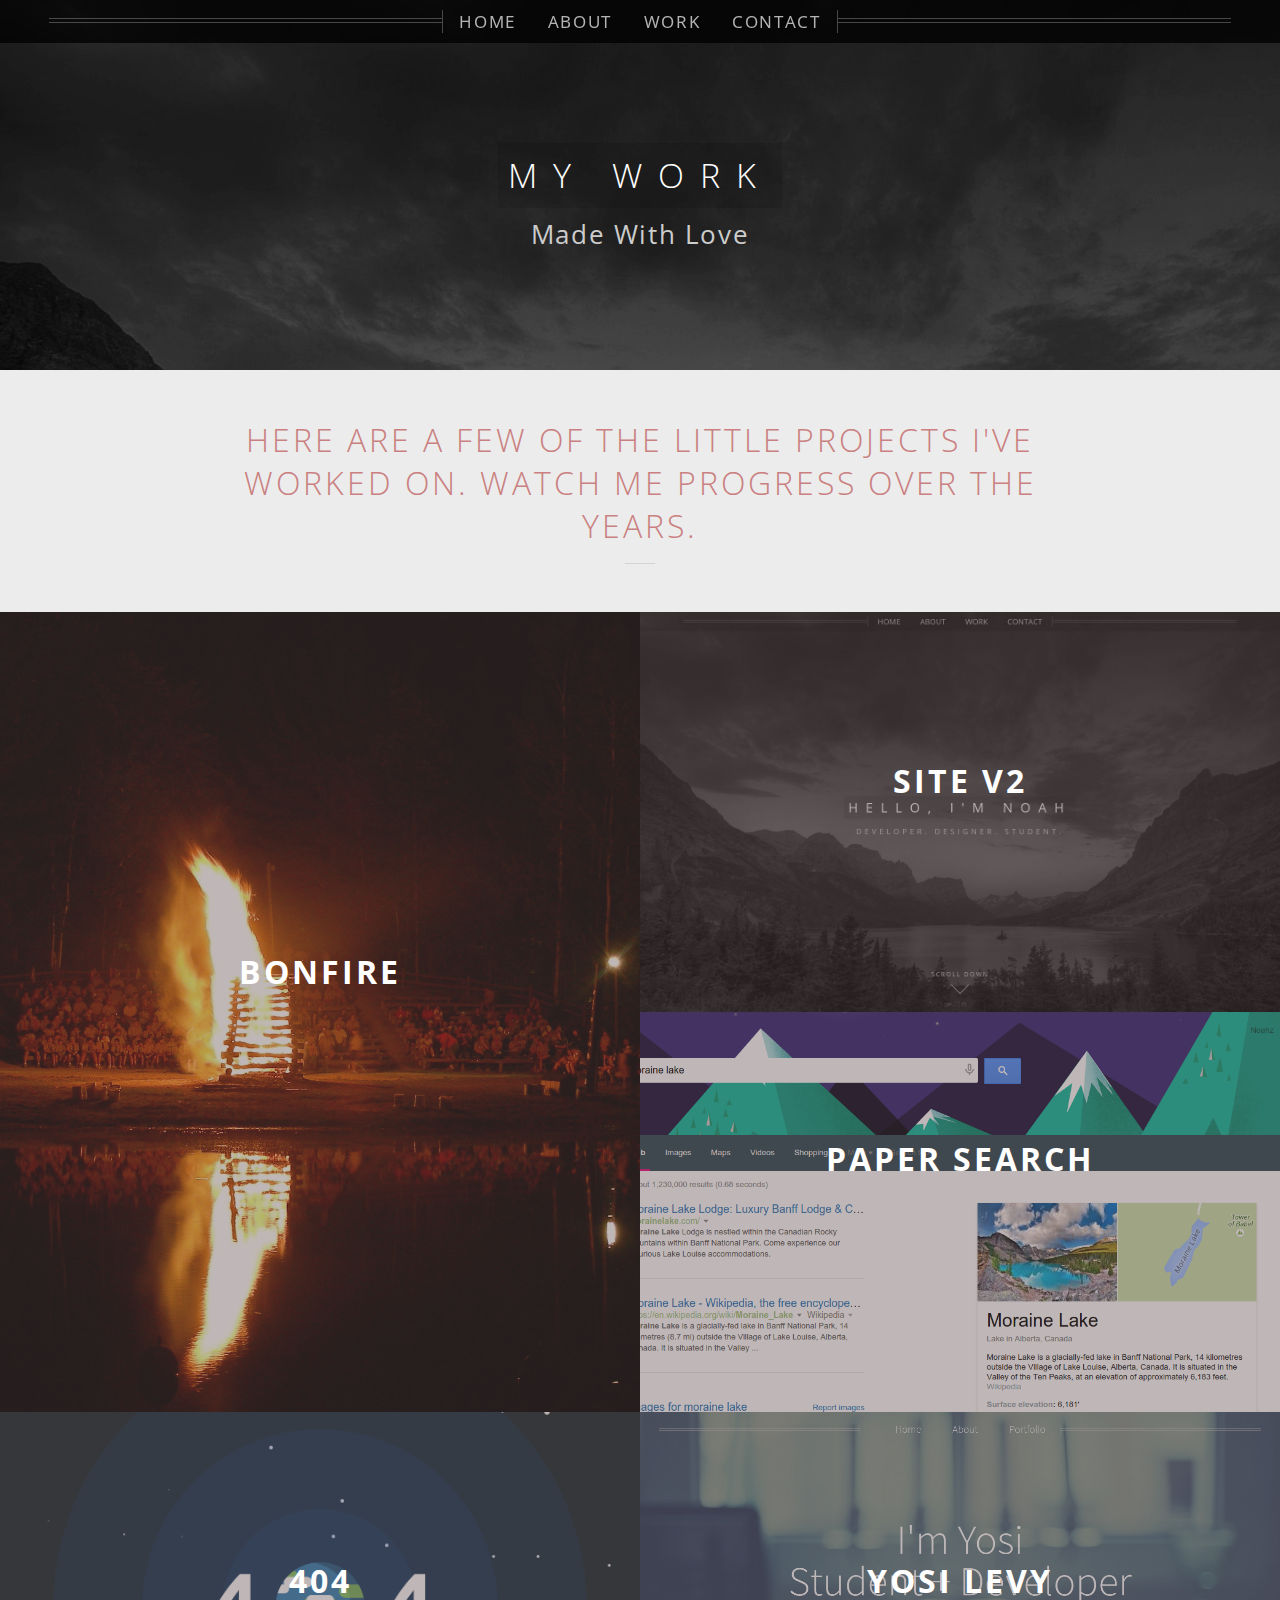
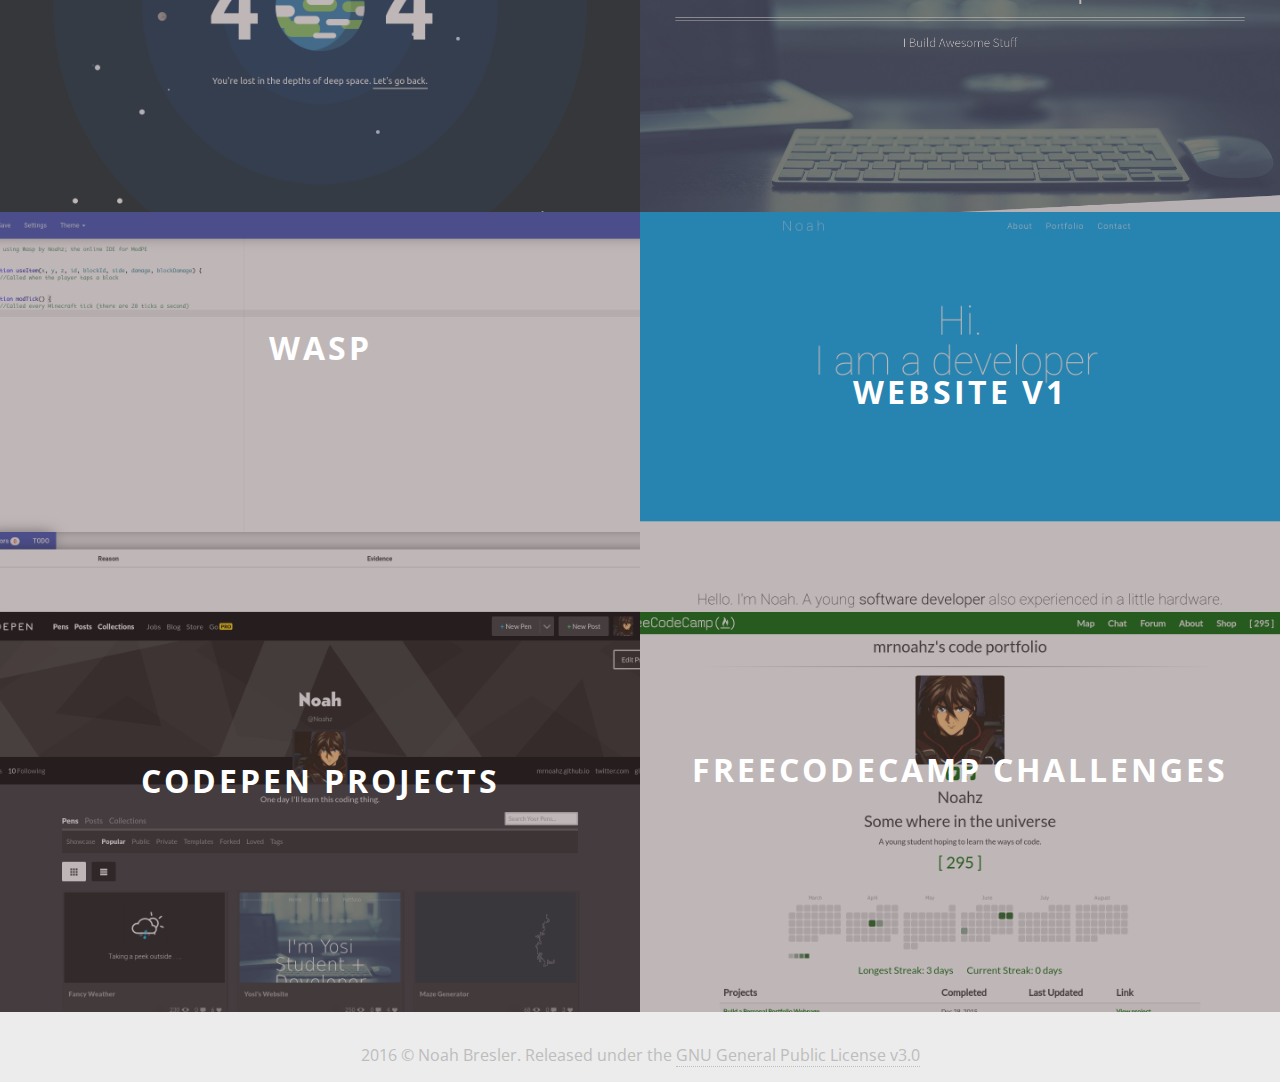
<file: work.html>
<!DOCTYPE html>
<html>
	<head>
		<meta charset="utf-8">
		<meta http-equiv="X-UA-Compatible" content="IE=edge">
   		<meta name="viewport" content="width=device-width, initial-scale=1, user-scalable=no">
   	 	<meta name="description" content="Noah Bresler - Student. Developer. Designer.">
   	 	<link rel='shortcut icon' href='favicon.ico' />

		<title>My Works</title>

		<link rel="stylesheet" href="bower_components/font-awesome/css/font-awesome.min.css">
		<link rel="stylesheet" href="bower_components/animate.css/animate.min.css">
		<link rel="stylesheet" href="styles/work.css">

		<script>
		  (function(i,s,o,g,r,a,m){i['GoogleAnalyticsObject']=r;i[r]=i[r]||function(){
		  (i[r].q=i[r].q||[]).push(arguments)},i[r].l=1*new Date();a=s.createElement(o),
		  m=s.getElementsByTagName(o)[0];a.async=1;a.src=g;m.parentNode.insertBefore(a,m)
		  })(window,document,'script','https://www.google-analytics.com/analytics.js','ga');

		  ga('create', 'UA-66946466-1', 'auto');
		  ga('send', 'pageview');

		</script>
	</head>
	<body>
		<input type="checkbox" id="menuthing">
		<label class="hamburgermenu" for="menuthing">
				<div class="row"></div>
				<div class="row"></div>
				<div class="row"></div>
		</label>

		<div class="sidenav_wrap">
			<div class="sidenav">
				<ul>
					<li><a href="index.html">Home</a></li>
					<li><a href="about.html">About</a></li>
					<li><a href="#main">Work</a></li>
					<li><a href="index.html#contact">Contact</a></li>
				</ul>
			</div>
		</div>

		<section id="main">
			<nav class="animated slideInDown">
				<ul>
					<li><a id="nav_home" href="index.html">Home</a></li>
					<li><a id="nav_about" href="about.html">About</a></li>
					<li><a id="nav_work" href="#main">Work</a></li>
					<li><a id="nav_contact" href="index.html#contact">Contact</a></li>
				</ul>
			</nav>

			<h1 class="animated fadeInUp">My Work</h1>
			<p class="animated fadeInUp">Made With Love</p>
		</section>

		<section id="work">
			<h1>Here are a few of the little projects I've worked on. Watch me progress over the years.</h1>

			<div class="strike"></div>

			<div class="projects">
				<div class="column">
					<div class="item primary">
						<img src="res/campfire.jpg">
						<div class="info">
							<h1>Bonfire</h1>
							<div class="content">
								<p>Bonfire is a tool for Boyscout troops
								<br>
								to manage their scouts.
								<br>
								<br>
								<span style="letter-spacing: 0.2rem;">Coming Soon</span></p>
							</div>
						</div>
					</div>
					<div class="item">
						<img src="res/work5.png">
						<div class="info">
							<h1>404</h1>
							<div class="content">
								<p>A 404 page for my website
								<br>
								Borrowed elements from <a style="font-size: 1em; font-weight: 300; border-bottom: none;" href="http://codepen.io/orrybaram/pen/NqvVeX" target="_blank">Orry Baram</a>
								</p>
								<a href="404.html" target="_blank">Visit</a>
							</div>
						</div>
					</div>
					<div class="item">
						<img src="res/work6.png">
						<div class="info">
							<h1>Wasp</h1>
							<div class="content">
								<p>Wasp is a text editor made for
								<br>
								Pocket Edition modding. Supports
								<br>
								linting, themes, todos, and more.
								<br>
								<br>
								Discontinued 
								</p>
								<a href="http://waspide.neocities.org/" target="_blank">Visit</a>
							</div>
						</div>
					</div>
					<div class="item">
						<img src="res/work8.png">
						<div class="info">
							<h1>Codepen Projects</h1>
							<div class="content">
								<p>My small projects on Codepen
								<br>
								from time to time.
								</p>
								<a href="http://codepen.io/Noahz/" target="_blank">Visit</a>
							</div>
						</div>
					</div>
				</div>
				<div class="column">
					<div class="item">
						<img src="res/work2.png">
						<div class="info">
							<h1>Site v2</h1>
							<div class="content">
								<p>Second redesign of
								<br>
								my website</p>
								<a href="oldish/index.html" target="_blank">Visit</a>
							</div>
						</div>
					</div>
					<div class="item">
						<img src="res/work3.png">
						<div class="info">
							<h1>Paper Search</h1>
							<div class="content">
								<p>Paper Search is a Chrome extension bringing a splash of 
								<br>
								Material Design to Google Search.
								<br>
								<br>
								Discontinued.
								</p>
								<a href="oldish/old/MrNoahz.github.io-old/product/papersearch.html" target="_blank">Visit</a>
							</div>
						</div>
					</div>
					<div class="item">
						<img src="res/work4.png">
						<div class="info">
							<h1>Yosi Levy</h1>
							<div class="content">
								<p>A website I designed
								<br>
								for Yosi Levy
								</p>
								<a href="http://codepen.io/Noahz/full/PPyRQv/" target="_blank">Visit</a>
							</div>
						</div>
					</div>
					<div class="item">
						<img src="res/work7.png">
						<div class="info">
							<h1>Website v1</h1>
							<div class="content">
								<p>My first attempt at a personal website.
								</p>
								<a href="oldish/old/MrNoahz.github.io-old/index.html" target="_blank">Visit</a>
							</div>
						</div>
					</div>
					<div class="item">
						<img src="res/work9.png">
						<div class="info">
							<h1>FreeCodeCamp Challenges</h1>
							<div class="content">
								<p>My FreeCodeCamp challenges.
								<br>
								Not much progress yet due
								<br>
								to side projects
								</p>
								<a href="https://www.freecodecamp.com/mrnoahz" target="_blank">Visit</a>
							</div>
						</div>
					</div>
				</div>
			</div>
		</section>
		
		<footer>
			<p class="license">2016 © Noah Bresler. Released under the <a href="http://www.gnu.org/licenses/gpl-3.0.en.html" target="_blank">GNU General Public License v3.0</a></p>
		</footer>
	</body>
</html>
</file>
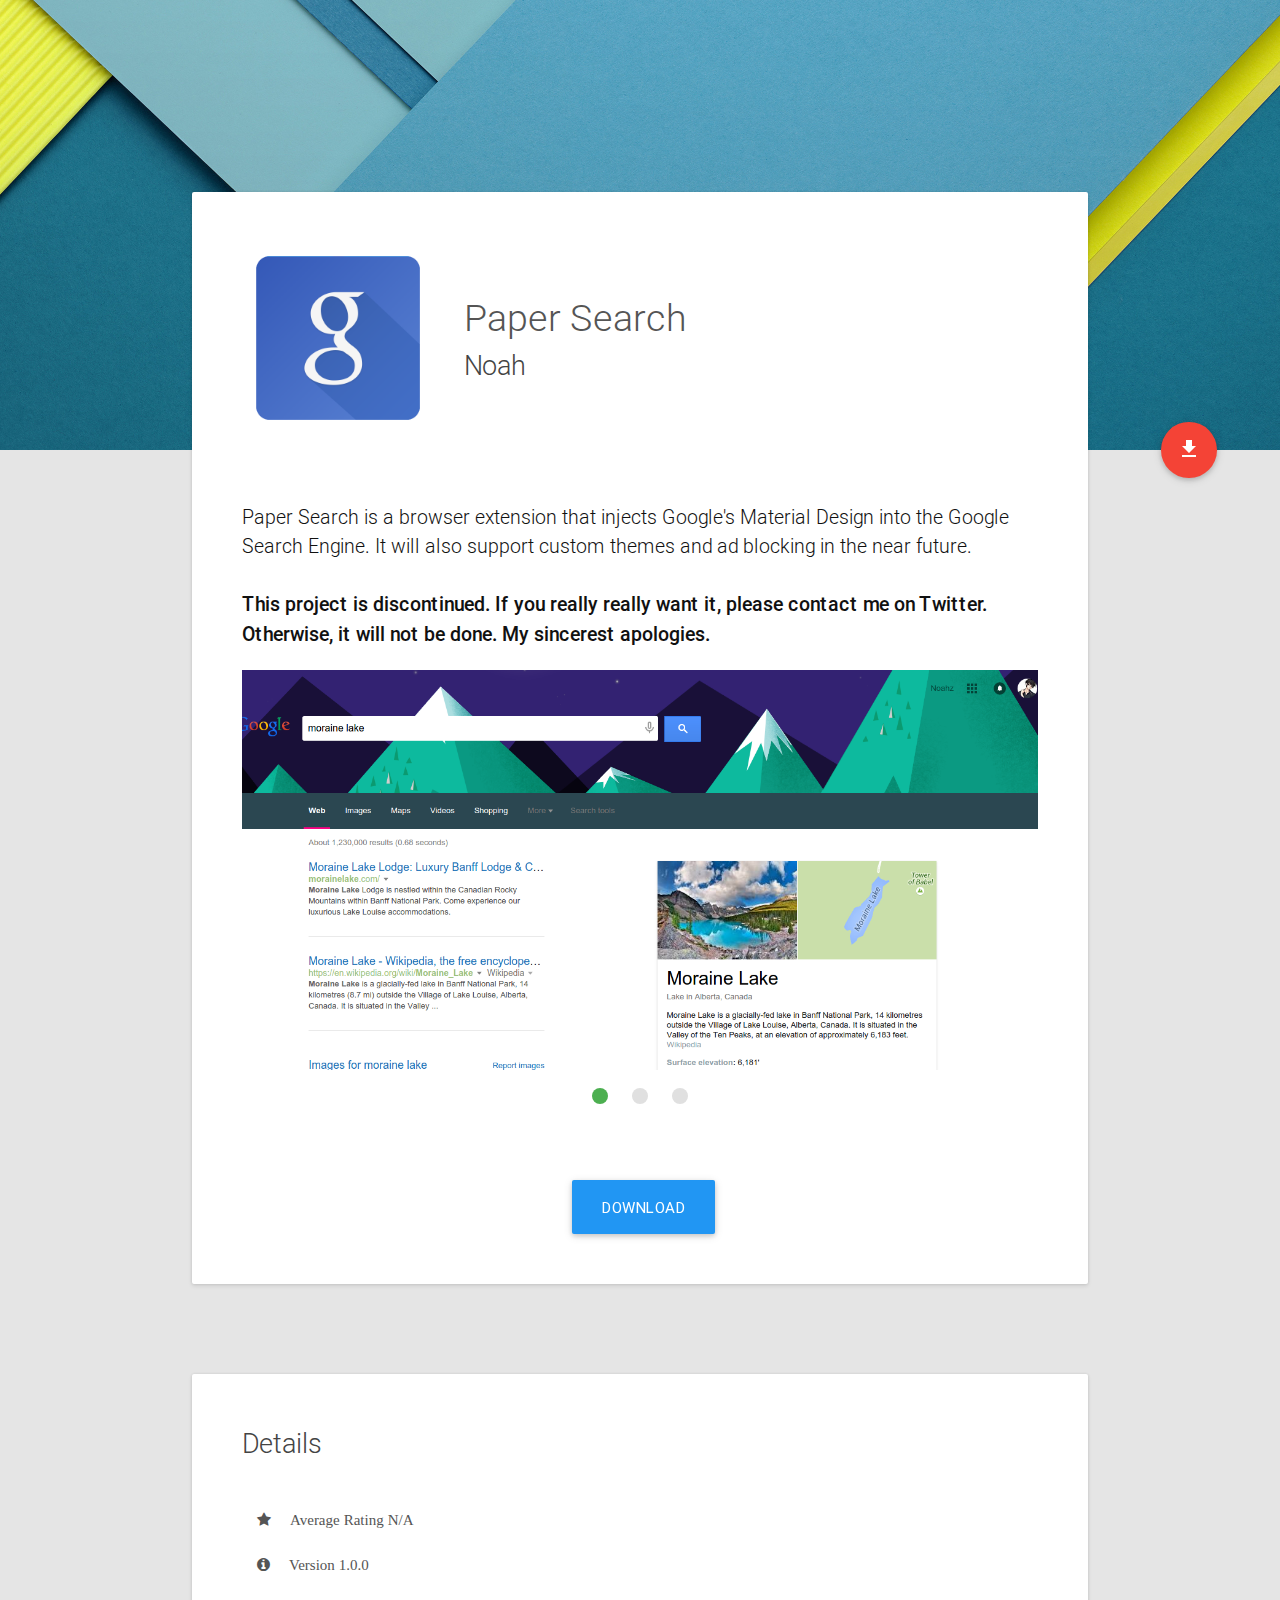
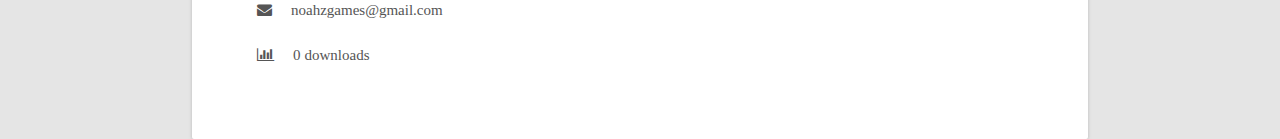
<file: oldish/old/MrNoahz.github.io-old/product/papersearch.html>
<!DOCTYPE html>
<html>
	<head>
		<title>Paper Search</title>

		<link rel="shortcut icon" href="../img/favicon.png">

		<link rel="stylesheet" type="text/css" href="../lib/materialize/css/materialize.min.css" media="screen,projection">
		<link rel="stylesheet" type="text/css" href="productinfo.css" media="screen,projection">
		<link href="https://fonts.googleapis.com/icon?family=Material+Icons"
      rel="stylesheet">
    	<link rel="stylesheet" type="text/css" href="../lib/font-awesome/css/font-awesome.min.css">

		<meta name="viewport" content="width=device-width, initial-scale=1.0"/>
		<script>
  			(function(i,s,o,g,r,a,m){i['GoogleAnalyticsObject']=r;i[r]=i[r]||function(){
  			(i[r].q=i[r].q||[]).push(arguments)},i[r].l=1*new Date();a=s.createElement(o),
  			m=s.getElementsByTagName(o)[0];a.async=1;a.src=g;m.parentNode.insertBefore(a,m)
  			})(window,document,'script','//www.google-analytics.com/analytics.js','ga');

  			ga('create', 'UA-66946466-1', 'auto');
  			ga('send', 'pageview');
		</script>
	</head>
	<body>
		<div id="coverimage">
		</div>

		<a class="btn-floating btn-large waves-effect waves-light red download-fab" onclick="notAvailable()"><i class="material-icons">file_download</i></a>


		<div class="content-card">
			<div class="icontitle">
				<img src="../img/google.png" class="appicon">
				<div class="title-container">
					<span class="text-title">Paper Search</span>
					<br>
					<span class="text-subtitle">Noah</span>
				</div>
			</div>

			<br>
			<br>
			<br>

			<span class="textdesc">
				Paper Search is a browser extension that injects Google's Material Design into the Google Search Engine. It will also support custom themes and ad blocking in the near future.
				<br>
				<br>
				<strong>This project is discontinued. If you really really want it, please contact me on Twitter. Otherwise, it will not be done. My sincerest apologies.</strong>
			</span>

			<br>
			<br>

			<div class="slider">
				<ul class="slides">
					<li>
						<img src="../img/papershot1.png">
						<div class="caption center-align">
							<!-- <h3>Tagline</h3>
							<h5 class="light grey-text text-lighten-3">Slogan</h5> -->
						</div>
					</li>
					<li>
						<img src="../img/papershot2.png">
						<div class="caption center-align">
							<!-- <h3>Tagline</h3>
							<h5 class="light grey-text text-lighten-3">Slogan</h5> -->
						</div>
					</li>
					<li>
						<img src="../img/papershot3.png">
						<div class="caption center-align">
							<!-- <h3>Tagline</h3>
							<h5 class="light grey-text text-lighten-3">Slogan</h5> -->
						</div>
					</li>
				</ul>
			</div>

			<a class="waves-effect waves-light btn-large blue" onclick="notAvailable()" style="margin-left: 41.5%; margin-top: 70px;">Download</a>
		</div>

		<div class="content-card" style="margin-top: 7%!important;">
			<span class="text-subtitle">Details</span>
			
			<br>
			<br>

			<div class="detail-item"><i class="fa fa-star">&nbsp;<span>Average Rating N/A</span></i></div>
			<div class="detail-item"><i class="fa fa-info-circle">&nbsp;<span>Version 1.0.0</span></i></div>
			<div class="detail-item"><i class="fa fa-envelope">&nbsp;<span>noahzgames@gmail.com</span></i></div>
			<div class="detail-item"><i class="fa fa-bar-chart">&nbsp;<span>0 downloads</span></i></div>
		</div>

		<script type="text/javascript" src="../lib/jquery.min.js"></script>
        <script type="text/javascript" src="../lib/materialize/js/materialize.min.js"></script>
        <script type="text/javascript" src="productinfo.js"></script>
	</body>
</html>
</file>
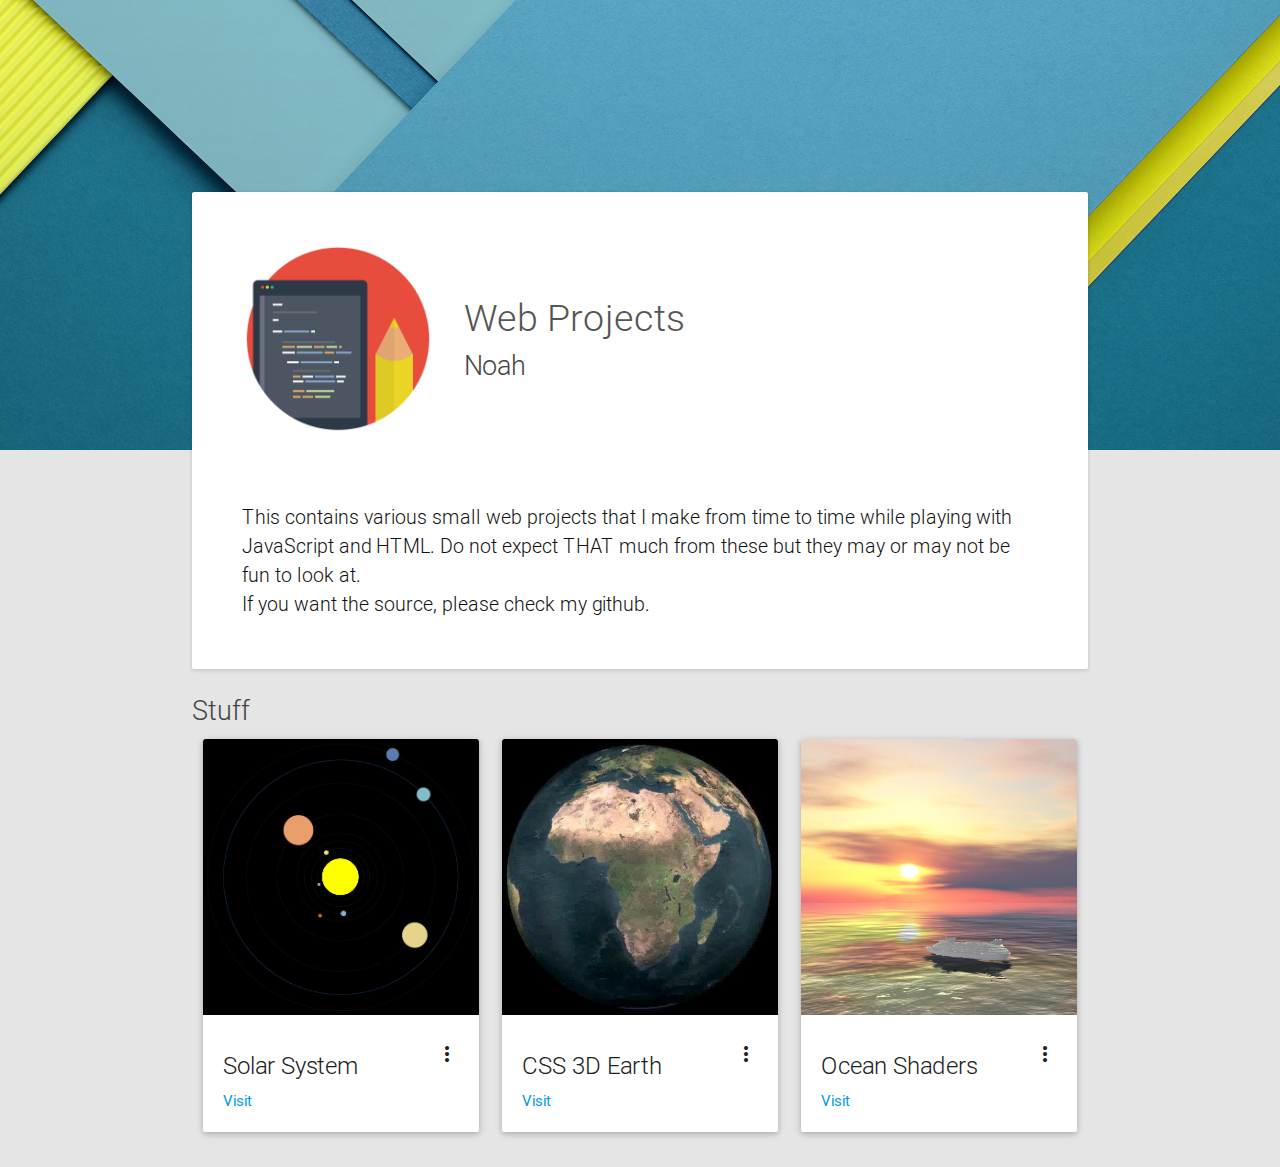
<file: oldish/old/MrNoahz.github.io-old/product/webproject.html>
<!DOCTYPE html>
<html>
	<head>
		<title>Web Project</title>

		<link rel="shortcut icon" href="../img/favicon.png">

		<link rel="stylesheet" type="text/css" href="../lib/materialize/css/materialize.min.css" media="screen,projection">
		<link rel="stylesheet" type="text/css" href="productinfo.css" media="screen,projection">
		<link href="https://fonts.googleapis.com/icon?family=Material+Icons"
      rel="stylesheet">
    	<link rel="stylesheet" type="text/css" href="../lib/font-awesome/css/font-awesome.min.css">

		<meta name="viewport" content="width=device-width, initial-scale=1.0"/>
		<script>
  			(function(i,s,o,g,r,a,m){i['GoogleAnalyticsObject']=r;i[r]=i[r]||function(){
  			(i[r].q=i[r].q||[]).push(arguments)},i[r].l=1*new Date();a=s.createElement(o),
  			m=s.getElementsByTagName(o)[0];a.async=1;a.src=g;m.parentNode.insertBefore(a,m)
  			})(window,document,'script','//www.google-analytics.com/analytics.js','ga');

  			ga('create', 'UA-66946466-1', 'auto');
  			ga('send', 'pageview');
		</script>
	</head>
	<body>
		<div id="coverimage">
		</div>

		<div class="content-card">
			<div class="icontitle">
				<img src="../img/project.png" class="appicon">
				<div class="title-container">
					<span class="text-title">Web Projects</span>
					<br>
					<span class="text-subtitle">Noah</span>
				</div>
			</div>

			<br>
			<br>
			<br>

			<span class="textdesc">
				This contains various small web projects that I make from time to time while playing with JavaScript and HTML. Do not expect THAT much from these but they may or may not be fun to look at. <br>If you want the source, please check my github.
			</span>
		</div>

		<div class="app-products">
			<br>

			<span class="text-subtitle">Stuff</span>
			
			<div class="row">
				<div class="col s12 m4 l4">
					<div class="card">
							<div class="card-image waves-effect waves-block waves-light">
								<img class="activator" src="../img/solarscreen.png" style="background: rgb(238, 238, 238);">
							</div>
							<div class="card-content">
								<span class="card-title activator grey-text text-darken-4">Solar System<i class="material-icons right">more_vert</i></span>
								<p><a href="../project/solarsystem.html">Visit</a></p>
							</div>
							<div class="card-reveal">
								<span class="card-title grey-text text-darken-4">Solar System<i class="material-icons right">close</i></span>
								<p>My very first time messing with CSS.</p><a href="../project/solarsystem.html">Visit</a>
							</div>
					</div>
				</div>
				<div class="col s12 m4 l4">
					<div class="card">
							<div class="card-image waves-effect waves-block waves-light">
								<img class="activator" src="../img/earth.jpg" style="background: rgb(238, 238, 238);">
							</div>
							<div class="card-content">
								<span class="card-title activator grey-text text-darken-4">CSS 3D Earth<i class="material-icons right">more_vert</i></span>
								<p><a href="../project/earth.html">Visit</a></p>
							</div>
							<div class="card-reveal">
								<span class="card-title grey-text text-darken-4">CSS 3D Earth<i class="material-icons right">close</i></span>
								<p>First time messing with 3D CSS effects</p><a href="../project/earth.html">Visit</a>
							</div>
					</div>
				</div>
				<div class="col s12 m4 l4">
					<div class="card">
							<div class="card-image waves-effect waves-block waves-light">
								<img class="activator" src="../img/ocean.png" style="background: rgb(238, 238, 238);">
							</div>
							<div class="card-content">
								<span class="card-title activator grey-text text-darken-4">Ocean Shaders<i class="material-icons right">more_vert</i></span>
								<p><a href="../project/ocean.html">Visit</a></p>
							</div>
							<div class="card-reveal">
									<span class="card-title grey-text text-darken-4">Ocean Shader<i class="material-icons right">close</i></span>
									<p>Took an ocean shader and applied it to ThreeJS.</p>
								</div>
						</div>
					</div>
				</div>
			</div>
		</div>

		<script type="text/javascript" src="../lib/jquery.min.js"></script>
        <script type="text/javascript" src="../lib/materialize/js/materialize.min.js"></script>
        <script type="text/javascript" src="productinfo.js"></script>
	</body>
</html>
</file>
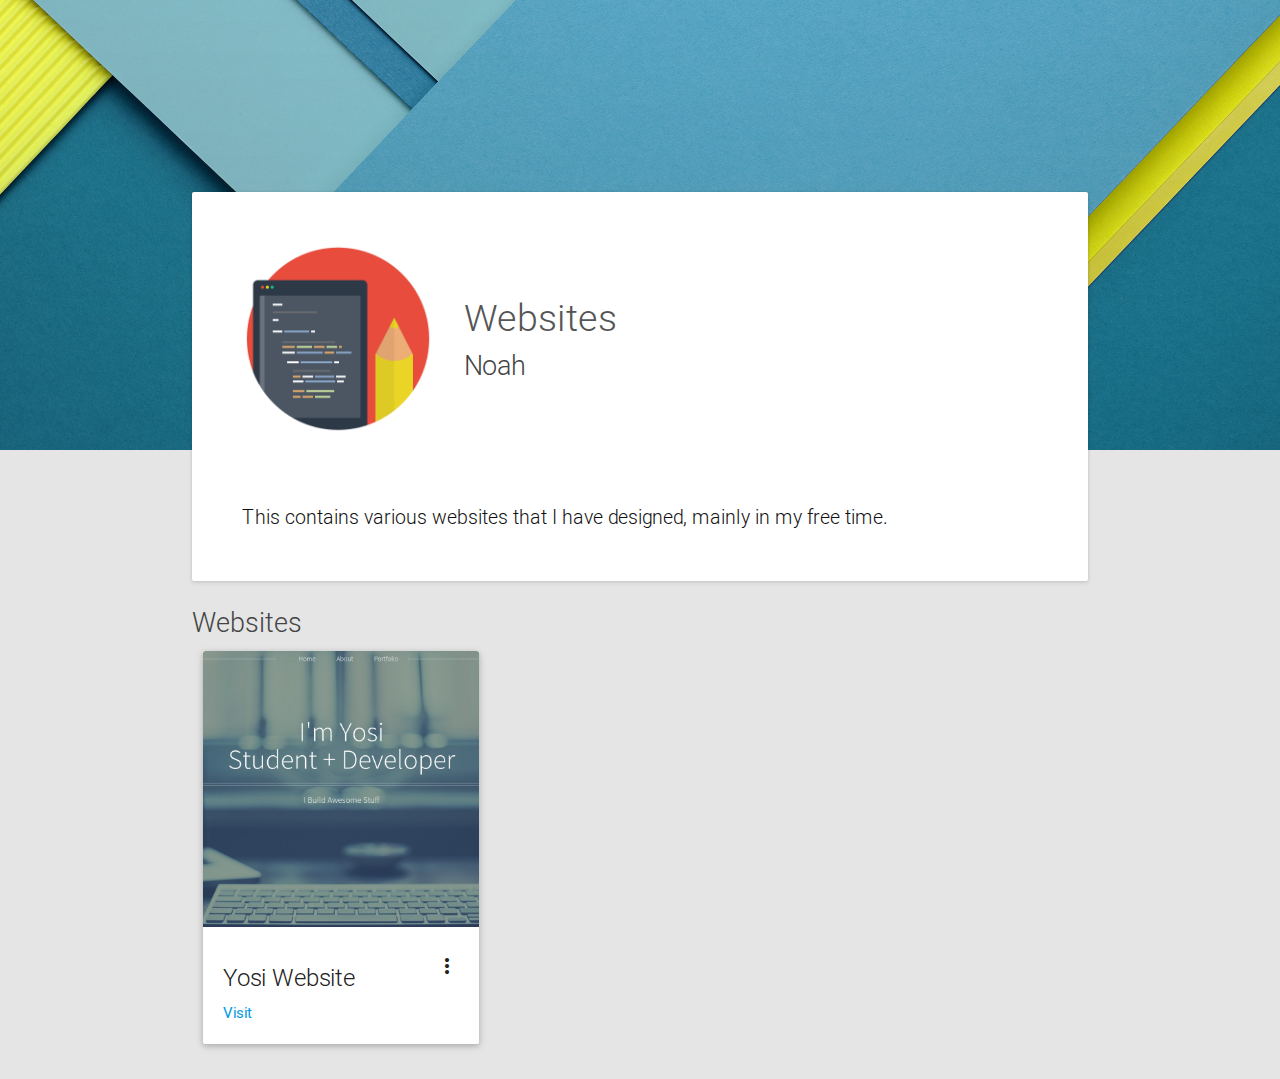
<file: oldish/old/MrNoahz.github.io-old/product/websites.html>
<!DOCTYPE html>
<html>
	<head>
		<title>Web Project</title>

		<link rel="shortcut icon" href="../img/favicon.png">

		<link rel="stylesheet" type="text/css" href="../lib/materialize/css/materialize.min.css" media="screen,projection">
		<link rel="stylesheet" type="text/css" href="productinfo.css" media="screen,projection">
		<link href="https://fonts.googleapis.com/icon?family=Material+Icons"
      rel="stylesheet">
    	<link rel="stylesheet" type="text/css" href="../lib/font-awesome/css/font-awesome.min.css">

		<meta name="viewport" content="width=device-width, initial-scale=1.0"/>
		<script>
  			(function(i,s,o,g,r,a,m){i['GoogleAnalyticsObject']=r;i[r]=i[r]||function(){
  			(i[r].q=i[r].q||[]).push(arguments)},i[r].l=1*new Date();a=s.createElement(o),
  			m=s.getElementsByTagName(o)[0];a.async=1;a.src=g;m.parentNode.insertBefore(a,m)
  			})(window,document,'script','//www.google-analytics.com/analytics.js','ga');

  			ga('create', 'UA-66946466-1', 'auto');
  			ga('send', 'pageview');
		</script>
	</head>
	<body>
		<div id="coverimage">
		</div>

		<div class="content-card">
			<div class="icontitle">
				<img src="../img/project.png" class="appicon">
				<div class="title-container">
					<span class="text-title">Websites</span>
					<br>
					<span class="text-subtitle">Noah</span>
				</div>
			</div>

			<br>
			<br>
			<br>

			<span class="textdesc">
				This contains various websites that I have designed, mainly in my free time.
			</span>
		</div>

		<div class="app-products">
			<br>

			<span class="text-subtitle">Websites</span>
			
			<div class="row">
				<div class="col s12 m4 l4">
					<div class="card">
							<div class="card-image waves-effect waves-block waves-light">
								<img class="activator" src="../img/yosi.png" style="background: rgb(238, 238, 238);">
							</div>
							<div class="card-content">
								<span class="card-title activator grey-text text-darken-4">Yosi Website<i class="material-icons right">more_vert</i></span>
								<p><a href="http://codepen.io/Noahz/full/PPyRQv/">Visit</a></p>
							</div>
							<div class="card-reveal">
								<span class="card-title grey-text text-darken-4">Yosi Website<i class="material-icons right">close</i></span>
								<p>A website I have designed for Yosi Levy. This is in my opinion, the best website I have designed.</p><a href="http://codepen.io/Noahz/full/PPyRQv/">Visit</a>
							</div>
					</div>
				</div>
			</div>
		</div>

		<script type="text/javascript" src="../lib/jquery.min.js"></script>
        <script type="text/javascript" src="../lib/materialize/js/materialize.min.js"></script>
        <script type="text/javascript" src="productinfo.js"></script>
	</body>
</html>
</file>
<file: styles/main.css>
/* Split up CSS */

@import url('https://fonts.googleapis.com/css?family=Open+Sans');

html, *, *:before, *:after {
	box-sizing: border-box;
}

* { margin: 0; padding: 0; }

::-moz-selection { color: black; background: lightgray; }

::selection { color: black; background: lightgray; }

html, body { height: 100%; height: 100%; }

body { 
	font-family: 'Open Sans', Arial, Helvetica Neue, sans-serif; 

	background           : url('../res/bg.jpg') no-repeat;
  	background-size      : cover;
  	background-attachment: fixed;

  	overflow: hidden;
}

a                { transition: all .3s ease-in-out; }
a:hover, a:focus { text-decoration: none; }

h1, h2, h3, h4, h5, h6 { font-style: normal; text-transform: uppercase; letter-spacing: 3px; font-weight: 300; }

section {
	height: 100vh;
	width : 100%;

	position: relative;
}

.parallax-window {
	background: transparent;
}

/* ===Navbar== */
nav {
	position: fixed;
	top     : 0;
	left    : 0;

	display        : flex;
	justify-content: center;
  	align-items    : center;

	background: rgba(1, 1, 1, 0.2);
	overflow: hidden;
	z-index   : 10;
	
	width  : 100%;
	padding: 10px 0;

	-webkit-animation-delay: 0.2s;
			animation-delay: 0.2s;

	transition: ease-in-out;
}

nav ul {
	position: relative;
	display : table;

	list-style: none;

	margin: 0 auto;

	border-left : 1px solid rgba(192, 192, 192, 0.35);
	border-right: 1px solid rgba(192, 192, 192, 0.35);
}

nav ul:before, nav ul:after {
	content: '';
	display: block;
	width  : 100%;

	position: absolute;
	top     : 50%;

	margin-top: -4px;
	height    : 5px;

	border-top   : 1px solid rgba(192, 192, 192, 0.35);
	border-bottom: 1px solid rgba(192, 192, 192, 0.35);
}

nav ul:before {
	margin-left: 1px;
	       left: 100%;
}

nav ul:after {
	margin-right: 1px;
	       right: 100%;
}

nav ul li {
	display: inline-block;
	padding: 0 1rem;

	text-transform: uppercase;
	font-size     : 1.05rem;
	letter-spacing: 0.1rem;
}

nav ul li a {
	color          : rgba(255, 255, 255, 0.7);
	text-decoration: none;
}

#menuthing {
	display: none;
}

.hamburgermenu {
	display: none;

	position: fixed;
	top     : 10px;
	left    : 15px;

	z-index: 11;

	transition: 300ms ease-in-out;
	transition-delay: 100ms;
}

.hamburgermenu .row {
	width : 30px;
	height: 1px;

	margin: 10px 0;

	background: #fff;

	transition: 300ms ease-in-out;
}

.hamburgermenu.black .row {
	background: #000;
}

.sidenav_wrap {
	opacity: 0;

	position: fixed;
	top     : 0;
	bottom  : 0;
	left    : 0;
	right   : 0;

	background: rgba(0, 0, 0, 0.7);
	transition: 300ms ease-in-out;

	z-index: 10;

	pointer-events: none;
}

.sidenav {
	width      : 300px;
	height     : 100%;
	padding-top: 50px;
	
	transform: translateX(-300px);

	background: #fff;

	transition: 400ms ease-in-out;
}

.sidenav ul li {
	transition: 300ms ease-in-out;
}

.sidenav ul li:hover {
	background: rgba(0, 0, 0, 0.2);
}

.sidenav ul li a {
	display: block;
	width  : 100%;
	height : 100%;

	padding: 0.7rem 2rem;

	font-size      : 1.2rem;
	color          : #272727;
	text-decoration: none;
}

#menuthing:checked ~ .hamburgermenu {
	left: 250px;
}

#menuthing:checked ~ .hamburgermenu .row {
	background: #000;
}

#menuthing:checked ~ .hamburgermenu .row:nth-child(2) {
	opacity: 0;
}

#menuthing:checked ~ .hamburgermenu .row:nth-child(1) {
	transform: rotate(45deg) translateY(15px);
}

#menuthing:checked ~ .hamburgermenu .row:nth-child(3) {
	transform: rotate(-45deg) translateY(-15px);
}

#menuthing:checked ~ .sidenav_wrap {
	opacity: 1;

	pointer-events: auto;
}

#menuthing:checked ~ .sidenav_wrap .sidenav {
	transform: translateX(0);
}

/* ===Nav Panel=== */
.nav-panel {
	position: fixed;
	top     : 50%;
	right   : 2%;

	-webkit-transform: translateY(-50%);
	        transform: translateY(-50%);

	z-index: 10;
}

.nav-panel .scroll-btn {
	position: absolute;
	left    : 0;

	width : 1rem;
	height: 1rem;

	border       : 0.15rem solid rgba(1, 1, 1, 0.3);
	border-left  : none;
	border-bottom: none;

	cursor : pointer;
	opacity: 1;

	-webkit-transform-origin: 50% 50%;
	        transform-origin: 50% 50%;

	transition: border-color 300ms ease-in-out, opacity 400ms ease-in-out;
}

.nav-panel .scroll-btn:hover {
	border-color: rgba(1, 1, 1, 0.7);
}

.nav-panel .scroll-btn.up {
	top: -1.2rem;
	transform: rotate(-45deg);
}

.nav-panel .scroll-btn.down {
	bottom: -0.7rem;
	transform: rotate(135deg);
}

.nav-panel.hidden .scroll-btn {
	opacity: 0;
}

.nav-panel ul {
	list-style-type: none;

	display        : flex;
	align-items    : center;
	justify-content: center;
	flex-direction : column;
}

.nav-panel ul li {
	position: relative;

	width : 1rem;
	height: 1rem;

	margin-bottom: 0.5rem;

	border       : 0.12rem solid rgba(1, 1, 1, 0.7);
	border-radius: 50%;

	cursor: pointer;
}

.nav-panel.white ul li {
	border-color: #ECECEC;
}

.nav-panel ul li:hover {
	border-color: #AE2727;
}

.nav-panel ul li:before {
	position: absolute;
	content : '';

	width : 100%;
	height: 100%;

	border-radius: 50%;

	background: rgba(1, 1, 1, 0.7);

	-webkit-transform: scale(0);
	        transform: scale(0);

	transition: background 200ms ease, transform 300ms ease;
}

.nav-panel.white ul li:before {
	background: #ECECEC;
}

.nav-panel ul li:hover:before {
	background: #AE2727;
}

.nav-panel ul li.active:before, .nav-panel ul li:hover:before {
	-webkit-transform: scale(0.7);
	        transform: scale(0.7);
}

.nav-panel ul li:nth-child(1) {
	-webkit-transition: transform 900ms ease-in-out;
	        transition: transform 900ms ease-in-out;
}

.nav-panel ul li:nth-child(2) {
	-webkit-transition: transform 1000ms ease-in-out;
	        transition: transform 1000ms ease-in-out;
}

.nav-panel ul li:nth-child(3) {
	-webkit-transition: transform 1100ms ease-in-out;
	        transition: transform 1100ms ease-in-out;
}

.nav-panel ul li:nth-child(4) {
	-webkit-transition: transform 1200ms ease-in-out;
	        transition: transform 1200ms ease-in-out;
}

.nav-panel.hidden ul li {
	-webkit-transform: translateX(5vw);
	        transform: translateX(5vw);
}

.nav-panel ul li a {
	position: absolute;
	top     : 0;
	bottom  : 0;
	left    : 0;
	right   : 0;
}

.nav-panel ul li span {
	opacity: 0;

	position: absolute;
	top     : calc(-50% + 0.225rem);
	right   : 1.3rem;

	color    : rgba(1, 1, 1, 0.7);
	font-size: 0.9rem;

	-webkit-transform: translateX(5px);
	        transform: translateX(5px);

	transition: opacity 300ms ease-in-out, transform 400ms ease-in-out;
}

.nav-panel ul li.active span, .nav-panel ul li:hover span {
	opacity: 1;

	-webkit-transform: translateX(0px);
	        transform: translateX(0px);
}

.nav-panel.hidden ul li span {
	display: none;
}

.nav-panel.white ul li span {
	color: #ECECEC;
}

.nav-panel.white .scroll-btn {
	border-color: #ECECEC;
	opacity: 0.5;
}

.nav-panel.white .scroll-btn:hover {
	opacity: 1;
}

/* ===Home=== */
#home {
	display        : flex;
	justify-content: center;
  	align-items    : center;

  	background: transparent;
}

.name {
	display        : flex;
	justify-content: center;
  	align-items    : center;
  	flex-direction : column;
}

.name h1 {
	letter-spacing: 1.4rem;
	font-size     : 1.9rem;
	font-weight   : 300;
	color         : #fff;
	text-align    : center;

	background: rgba(1, 1, 1, 0.1);
	padding   : 0.6rem;

	-webkit-animation-delay: 0.7s;
	        animation-delay: 0.7s;
}

.name h2 {
	opacity: 0.8;

	color         : #ccc;
	font-size     : 1.2rem;
	letter-spacing: 0.5rem;
	margin-top    : 0.9rem;
	text-align    : center;

	-webkit-animation-delay: 1s;
	        animation-delay: 1s;
}

.scroll {
	position: absolute;
	bottom  : 70px;

	z-index    : 2;
	display    : inline-block;
	padding-top: 55px; 

	color          : #D3D3D3;
	text-transform : uppercase;
	text-decoration: none;
	font-size      : 0.9rem;
	letter-spacing : 0.2rem;

	-webkit-transform: translate(0, 50%);
	        transform: translate(0, 50%);

	transition: 300ms ease;

	-webkit-animation-delay: 1.3s;
	        animation-delay: 1.3s;
}

.scroll:hover {
	opacity: 0.5;
}

.scroll span {
	position: absolute;
	top     : 0;
	left    : 50%;

	width : 27px;
	height: 45px;

	margin-left: -15px;

	border       : 2px solid #D3D3D3;
	border-radius: 50px;
}

.scroll span::before {
	content: '';

	position: absolute;
	top     : 10px;
	left    : 50%;

	width : 6px;
	height: 6px;

	margin-left: -3px;
	background: #D3D3D3;

	border-radius: 100%;

	-webkit-animation: scrollanim 2s infinite;
	        animation: scrollanim 2s infinite;

	-webkit-animation-delay: 2.1s;
	        animation-delay: 2.1s;
}

/* ===About=== */
#about {
	background: #F5F5F5;
	text-align: center;

	display        : flex;
	flex-direction : column;
	justify-content: center;
  	align-items    : center;
}

#about .container {
	width: 80%;
}

#about h1 {
	font-size: 1.9rem;
	color    : #54585A;

	text-transform: uppercase;
	letter-spacing: 0.2rem;

	margin-top   : 1rem;
	margin-bottom: 1rem;
}

.strike {
	background: #D3D3D3;

	width : 30px;
	height: 1px;

	margin: 1rem auto;
}

#about p {
	color: #272727;
	margin: 0 auto;

	letter-spacing: 0.03rem;
	line-height   : 2rem;

	font-size  : 1.4rem;
	font-weight: 300;
}

#about .highlight {
	color: #AE2727;
}

#about a {
	display   : inline-block;
	margin-top: 1rem;

	text-decoration: none;

	border-bottom: 2px dotted #AE2727;
}

#about a:hover {
	border-bottom: 2px solid #AE2727;
}

/* ===work=== */
#work {
	background: #363636;

	display        : flex;
	flex-direction : column;
	justify-content: center;
	align-items    : center;
}

#work h1 {
	color: #ececec;
}

#work .strike {
	margin-bottom: 3rem;
	margin-top   : 0.4rem;
}

#work .wrap {
	display        : flex;
	flex-direction : row;
	justify-content: center;
	align-items    : center;
}

#work .arrow {
	width : 3rem;
	height: 3rem;

	border       : 0.3rem solid #ECECEC;
	border-left  : none;
	border-bottom: none;

	cursor: pointer;

	opacity: 0.3;

	transition: 300ms ease-in-out;
}

#work .arrow:hover {
	opacity: 1;
}

#work .arrow.inactive:hover {
	cursor: default;

	opacity: 0.3;
}

#work .arrow.left {
	transform: rotate(225deg);
}

#work .arrow.right {
	transform: rotate(45deg);
}

#work .laptop {
	display        : flex;
	flex-direction : column;
	justify-content: center;
	align-items    : center;

	position: relative;

	width : 105.65vh;
	height: 60vh;

	background: #1d4a62;

	border                 : solid 3vh #e4e4e4;
	border-bottom          : none;
	border-top-left-radius : 3vh;
	border-top-right-radius: 3vh;

	overflow: hidden;
}

#work .laptop .screen {
	display        : flex;
	flex-direction : row;
	flex-wrap: wrap;

	width : 100%;
	height: 100%;

	overflow: hidden;
}

#work .laptop .screen .item {
	width : 100%;
	height: 100%;

	position: absolute;
	top     : 0;
	bottom  : 0;
	left    : 0;

	transition: 500ms ease-out;
}

#work .laptop .screen .item:nth-child(2) {
	left: 100%;
}

#work .laptop .screen .item:nth-child(3) {
	left: 200%;
}

#work .laptop .screen .item:nth-child(4) {
	left: 300%;
}

#work .laptop .screen .item img {
	width : 100%;
	height: 100%;

	object-fit: cover;
}

#work .laptop .screen .item .content {
	position: absolute;
	top     : 0;
	bottom  : 0;
	right   : 0;
	left    : 0;

	display        : flex;
	justify-content: center;
	align-items    : center;
	flex-direction : column;

	background: rgba(0, 0, 0, 0.7);

	opacity: 0;

	transition: 300ms ease-in-out;
}

#work .laptop .screen .content .title {
	font-size: 2rem;
}

#work .laptop .screen .content .description {
	color     : #fff;
	font-size : 1.1rem;
	text-align: center;

	width     : 80%;
	margin-top: 1rem;
}

#work .laptop .screen .item:hover .content {
	opacity: 1;
}

#work .keyboard {
	display        : flex;
	flex-direction : column;
	align-items    : center;

	background-color          : #919191;
	border-bottom             : solid 1vh #525252;
	border-bottom-left-radius : 1vh;
	border-bottom-right-radius: 1vh;

	width : 132.2vh;
	height: 2.5vh;
}

#work  .keyboard:after {
	content: '';

	display: block;

	width : 20%;
	height: 1vh;

	border-bottom-left-radius : 1vh;
	border-bottom-right-radius: 1vh;

	background: #333;
}

/* ===Contact=== */
#contact {
	background: transparent;

	display        : flex;
	align-items    : center;
	flex-direction : column;
	justify-content: center;
}

#contact h1 {
	color: #54585A;
}

#contact footer {
	position: absolute;
	bottom  : 0;

	padding: 10px;
}

#contact .wrap {
	display        : flex;
	justify-content: center;
	align-items    : center;
	flex-direction : column;

	background: #ECECEC;

	padding      : 2rem 6rem;
	margin-bottom: 2.1rem;
	border-radius: 3px;
}

#contact .row a {
	display: inline-block;

	min-width : 1rem;
	min-height: 4rem;

	margin  : 2rem 3rem;
	padding : 0.5rem;

	position: relative;
	color   : #A7A7A7;

	text-decoration: none;

	transition: 200ms ease-in-out;
}

#contact .row a i {
	font-size: 3rem;

	display        : flex;
	flex-direction : column;
	justify-content: center;
	align-items    : center;
}

#contact .row a i:after {
	content: "" attr(title) "";

	font-family: 'Open Sans', Arial, Helvetica Neue, sans-serif; 
	font-size  : 1rem;

	position: absolute;
	top     : 100%;

	padding-top: 10px;
}

#contact .row a.twitter:hover {
	color: #32CCFE;
}

#contact .row a.email:hover {
	color: #27AE60;
}

#contact .row a.codepen:hover {
	color: #000;
}

#contact .row a.github:hover {
	color: #4183C4;
}

#contact .license {
	color: #bdbdbd;

	font-size : 1rem;
	margin-top: 3rem;

	text-align: center;

	width: 90%;
}

#contact .license a {
	color          : inherit;
	text-decoration: none;

	border-bottom: 1px dotted #bdbdbd;
}

#contact .license a:hover {
	color: #6F6F6F;

	border-bottom: 1px solid #6F6F6F;
}

#contact .wrap .license {
	display: none;
}

/* ===Misc=== */
.container {
	padding-right: 15px;
	padding-left : 15px;

	margin-right: auto;
	margin-left : auto;
}

.meh {
	display: none;
}

@media(min-width: 1200px) {
	.container {
		width: 1170px;
	}
}

@media(min-width: 992px) {
	.container {
		width: 970px;
	}
}

@media(min-width: 768px) {

}

@media(max-width: 768px) {
	.scroll span {
		width : 30px;
		height: 49px;

		margin-left: -15px;

		border-radius      : 4px;
		border-bottom-width: 5px;
		border-top-width   : 5px;
	}

	#work .laptop {
		border-bottom: 4vh solid #e4e4e4;
		border-radius: 3vh;
		border-width : 4vh;
	}

	#work .keyboard {
		display: none;
	}

	#work .laptop .screen .item .content {
		opacity: 1;
	}

	#work .laptop .screen .item .title {
		font-size: 1.2rem;
	}

	#work .laptop .screen .item .description {
		font-size: 0.9rem;
	}

	.nav-panel {
		display: none;
	}

	body {
		overflow: auto;
	}
}

@media(max-width: 568px) {
	#contact .wrap {
		height : 100%;
		width  : 100%;
		padding: 0;

		display        : flex;
		justify-content: center;
		align-items    : center;
		flex-direction : column;

		border-radius: 0px;
	}

	#contact .row a i {
		font-size: 2.8rem;
	}

	.meh {
		display: none;
	}
}

@media(max-width: 450px) {
	.name h1 {
		letter-spacing: 0.7rem;
	}

	.name h2 {
		letter-spacing: 0.3em;
	}
}

@media(max-width: 375px) {
	#about .container {
		width: 95%;
	}

	nav {
		display: none;
	}

	.hamburgermenu {
		display: block;
	}
}

@media(max-height: 750px) and (max-width: 700px) {
	#contact .wrap {
		margin-bottom: 0;
	}

	#contact .wrap .license {
		display: block;
	}

	footer {
		display: none;
	}
}

@media(max-height: 650px) {
	.scroll {
		bottom: 20px;
	}

	.meh {
		display: none;
	}
}

@media(max-height: 450px) {
	#contact .wrap {
		height : 100%;
		width  : 100%;
		padding: 0;

		display        : flex;
		justify-content: center;
		align-items    : center;
		flex-direction : column;

		border-radius: 0px;
	}

	#contact .row a {
		margin: 1rem 3rem;
	}

	#contact .row a i {
		font-size: 2.8rem;
	}
}

@media(min-width: 568px) {
	.container {
		width: 550px;
	}
}

@media(orientation: portrait) {
	#work .laptop {
		width : 60vh;
		height: 80vh;
	}
}

/* ===Animations=== */
@keyframes scrollanim {
	0% {
		transform: translate(0, 0);
		opacity  : 0;
	}

	40% {
		opacity: 1;
	}

	80% {
		transform: translate(0, 15px);
		opacity  : 0;
	}

	100% {
		opacity: 0;
	}
}
</file>
<file: oldish/css/main.css>
@import url('https://fonts.googleapis.com/css?family=Open+Sans');

* { margin: 0; padding: 0; }

::-moz-selection { color: black; background: lightgray; }

::selection { color: black; background: lightgray; }

html, body { height: 100%; }

body, section, h1, h2, h3, h4 { font-family: Arial, sans-serif; }

body, section, h1, h2, h3, h4, h5, h6 { font-family: 'Open Sans', Arial, Helvetica Neue, sans-serif; }

a { transition: all .3s ease-in-out; }
a:hover, a:focus { text-decoration: none; }

h1, h2, h3, h4, h5, h6 { font-style: normal; text-transform: uppercase; letter-spacing: 3px; font-weight: 300; }

.center { text-align: center; }

.small-nav {
	display: block;
	background: rgba(1, 1, 1, 0.2);
	width: 100%;
	z-index: 999;
	list-style: none;
	padding: 10px 0;
	-webkit-animation-delay: 0.2s;
	        animation-delay: 0.2s;

}

.small-nav ul {
	list-style: none;
	display: table;
	margin: 0 auto;
	border-left: 1px solid rgba(192, 192, 192, 0.35);
	border-right: 1px solid rgba(192, 192, 192, 0.35);
	position: relative;
}



@media screen and (min-width: 450px) {
	.small-nav ul:before, .small-nav ul:after {
		content: '';
		display: block;
		width: 100%;
		position: absolute;
		top: 50%;
		margin-top: -4px;
		height: 5px;
		border-top: 1px solid rgba(192, 192, 192, 0.35);
		border-bottom: 1px solid rgba(192, 192, 192, 0.35);
	}

	.small-nav ul:before {
		left: 100%;
		margin-left: 1px;
	}

	.small-nav ul:after {
		right: 100%;
		margin-right: 1px;
	}
}

.small-nav ul li {
	display: inline-block;
	text-transform: uppercase;
	padding: 0 22px;
	font-size: 1.2em;
	letter-spacing: 0.01em;
}

.small-nav ul li a {
	color: rgba(255, 255, 255, 0.7);
	text-decoration: none;
}

@media only screen and (max-width: 750px) {
	.small-nav {
		display: block;
	}
	.small-nav ul li {
		padding: 0 13px;
	}
}

@media only screen and (max-width: 480px) {
	.small-nav ul li {
		padding: 0 9px;
	}
}

#home {
	width: 100%;
	height: 100%;
	position: relative;
	background: #696969;
	background: url("../pic/bg.jpg") no-repeat center center scroll;
	background-attachment: fixed;
	background-size: cover;
}	

.name {

	/* Have to make the position absolute or else animate.css screws things up */
	position: absolute;
	top: 0;
	bottom: 0;
	right: 0;
	left: 0;
	text-align: center;
	margin: auto;
	height: 110px; /* This magically centers the text */
}

.name h1 {
	letter-spacing: 0.6em;
	font-size: 2.1em;
	font-weight: 300;
	background: rgba(1, 1, 1, 0.1);
	color: white;
	display: inline-block;
	padding: 0.3em;
	-webkit-animation-delay: 0.7s;
	        animation-delay: 0.7s;
}

.name h2 {
	opacity: 0.8;
	-webkit-animation-delay: 1s;
	        animation-delay: 1s;
	color: #cccccc;
	font-size: 1.2em;
	letter-spacing: 0.4em;
	margin-top: 0.6em;
}

.scrollDown {
	position: absolute;
	bottom: 3em;
	width: 100%;
	-webkit-animation-delay: 1.3s;
	        animation-delay: 1.3s;
	text-align: center;
	color: #D3D3D3; 
	text-transform: uppercase;
	letter-spacing: 0.2em;
	display: block;
}

.down {
	display: inline-block;
	width: 2em;
	height: 2em;
	border-top: 1px solid #fff;
	border-right: 1px solid #fff;
	border-width: 1px;
	-webkit-transform: rotate(135deg);
	        transform: rotate(135deg);
}

#about {
	padding: 100px 0 140px;
	font-family: 'Open Sans', sans-serif;
	background-color: #F5F5F5;
}

#about h1 {
	font-size: 1.9em;
	color: #54585A;
	text-transform: uppercase;
	letter-spacing: 0.2em;
	margin-top: 1em;
	margin-bottom: 1em;
}

.strike {
	background: #D3D3D3;
	width: 30px;
	height: 1px;
	margin: 1em auto;
}

#about p {
	color: #272727;
	margin: 0 auto;
	letter-spacing: 0.04em;
	font-size: 1.4em;
	line-height: 1.7em;
	font-weight: 300;
}

#about .highlight {
	color: #AE2727;
}

#work {
	padding: 2em 0 2.4em;
	color: #9c9c9c;
	background: #363636;
}

#work h1 {
	text-align: center;
	font-size: 2em;
	margin: 0 0 2em;
}

#work h2 {
	padding: 1em;
	margin: 0;
	font-size: 1.7em;
	background: #3a3a3a;
}

#work .left h2 {
	background: #333333;
}

#work .skilllist {
	padding: 0.8em;
	background: #353535;
}

#work .skilllist .item {
	width: 100%;
	font-size: 1.2em;
	font-weight: 400;
	text-transform: uppercase;
	letter-spacing: 0.03em;
	text-align: left;
	margin-bottom: 1em;
	color: #C1C1C1;
}

#work .left {
	margin-bottom: 2em;
}

#work .itemlist .item {
	display: block;
	padding: 0.3em 1.6em;
	transition: 250ms ease-in-out;
	color: inherit;
	position: relative;
	overflow: hidden;
}

#work .itemlist .item:nth-child(2n) {
	background: #343434;
}

#work .itemlist .item:hover {
	background: #3a3a3a;
}

#work .itemlist h4 {
	letter-spacing: 2px;
	font-weight: 300;
	padding: 15px;
	background: transparent;
}

#footer {
	padding: 5em 0 0;
	background: #ECECEC;
	text-align: center;
	font-weight: 300;
	border-top: 1px solid #D3D3D3;
}

#footer h3 {
	color: #808080;
	margin-bottom: 2em;
}

#footer ul {
	list-style: none;

}

#footer ul li {
	display: inline-block;
	min-width: 1em;
	min-height: 4em;
	margin: 2em 3em;
	padding: 0.5em;
	position: relative;
	color: #A7A7A7;
}

#footer ul li a {
	color: inherit;
	transition: all .3s ease-in-out;
}

#footer ul li a i {
	font-size: 3em;
}

#footer ul li a p {
	position: absolute;
	font-weight: 300;
	letter-spacing: 1px;
	left: 0;
	right: 0;
	margin: auto;
	margin-top: 1em;
	color: inherit;/*#ECECEC*/
	transition: all .2s ease-in-out;
}

/*#footer ul li:hover a p {
	color: inherit;
}*/

#footer ul .twitter:hover a {
	color: #32CCFE;
}

#footer ul .email:hover a {
	color: #27ae60; 
}

#footer ul .codepen:hover a{
	color: #000;
}

#footer ul .codepen p {
	margin-left: -3px;
}

#footer ul .github:hover a {
	color: #4183c4;
}

#footer .license {
	color: #bdbdbd;
	font-size: 1em;
	margin-top: 3em;
}

#footer .license a {
	color: inherit;
	border-bottom: 1px dotted #bdbdbd;
}

#footer .license a:hover{
	color: #6F6F6F;
	border-bottom: 1px solid #6F6F6F;
}

/* For some reason hidden and hide are in bootstrap*/
.noshow {
	visibility: hidden;
}

.visible {
	visibility: visible!important;
}

.red {
	background: red;
}
</file>
<file: projects/internethistory/style.css>
html, *, *:before, *:after {
	box-sizing: border-box;
}

* { margin: 0; padding: 0; }

html, body { 
	height: 100%; 
}

.section {
	height: 100vh;
	width : 100%;

	position: relative;

	display        : flex;
	justify-content: center;
	align-items    : center;
	flex-direction : column;

	color: #fff;

	font-family: Arial, Helvetica, sans-serif;
}

.section .head {
	position: absolute;
	top     : 2rem;

	display        : flex;
	justify-content: center;
	align-items    : center;
	flex-direction : column;

	background: inherit;

	z-index: 2;
}

.section .head:before, .section .head:after {
	content: '';
	width  : 1.1rem;
	height : 1.1rem;

	display: block;

	background: inherit;

	border       : 0.3rem solid #fff;
	border-radius: 50%;

	margin: 0.5rem;
}

.section .head:before {
	margin-top: 0;
}

.section .head:after {
	margin-bottom: 0;
}

.section .head h1 {
	font-size  : 2rem;
	font-weight: 300;
}

.section .head h2 {
	text-align    : center;
	font-size     : 3.5rem;
	letter-spacing: 0.3rem;

	margin-top: -0.5rem;
}

.section:after {
	content : '';
	position: absolute;
	top     : 0;
	left: 50%;
	border-left: 1px solid #fff;
	height: 100%;
	z-index: 0;
}

.section .content {
	z-index: 2;
}

#title {
	background : #2ecc71;

	transition: transform 800ms ease-in-out;
}

#title:after {
	display: none;
}

#title h1 {
	font-size  : 3rem;
	font-weight: 300;
}

#title h2 {
	font-size  : 2rem;
	font-weight: 300;
}

#title a {
	color          : #fff;
	text-decoration: none;
	border-bottom  : 2px dotted #fff;
}

#title a:hover {
	border-bottom: 2px solid #fff;
}

#title p {
	margin-top: 3rem;
	font-size : 1.5rem;
	text-align: center;
}

#title label {
	margin-top: 4rem;

	border-top   : 1rem   solid transparent;
	border-bottom: 1rem   solid transparent;
	border-left  : 1.5rem solid #fff;

	width : 1rem;
	height: 1rem;

	cursor: pointer;

	display: block;

	transition: 200ms ease-in-out;
}

#title label:hover {
	border-left: 1.5rem solid rgba(255, 255, 255, 0.4);
}

#year1969 {
	background: #e74c3c;

	transition: 800ms ease-in-out;
}

#year1971 {
	background: #3498db;
}

#year1990 {
	background: #1abc9c;
}

#year1993 {
	background: #9b59b6;
}

#year1995 {
	background: #e67e22;
}

#play1969:checked ~ #title {
	transform: translateY(-100vh);
}

#play1969:checked ~ #year1969 {
	transform: translateY(-100vh);
}

#play1969 {
	display: none;
}
</file>
<file: styles/about.css>
@import url('https://fonts.googleapis.com/css?family=Open+Sans');

html, *, *:before, *:after {
	box-sizing: border-box;
}

* { margin: 0; padding: 0; }

::-moz-selection { color: black; background: lightgray; }

::selection { color: black; background: lightgray; }

html, body { height: 100%; height: 100%; }

body { 
	font-family: 'Open Sans', Arial, Helvetica Neue, sans-serif; 

	background           : url('../res/bg.jpg') no-repeat;
  	background-size      : cover;
  	background-attachment: fixed;
}

a                { transition: all .3s ease-in-out; }
a:hover, a:focus { text-decoration: none; }

h1, h2, h3, h4, h5, h6 { font-style: normal; text-transform: uppercase; letter-spacing: 3px; font-weight: 300; }

section { width : 100%; }

/* ===Navbar== */
nav {
	position: fixed;
	top     : 0;
	left    : 0;

	display        : flex;
	justify-content: center;
  	align-items    : center;

	background: rgba(1, 1, 1, 0.8);
	overflow: hidden;
	z-index   : 10;
	
	width  : 100%;
	padding: 10px 0;

	-webkit-animation-delay: 0.2s;
			animation-delay: 0.2s;

	transition: ease-in-out;
}

nav ul {
	position: relative;
	display : table;

	list-style: none;

	margin: 0 auto;

	border-left : 1px solid rgba(192, 192, 192, 0.35);
	border-right: 1px solid rgba(192, 192, 192, 0.35);
}

nav ul:before, nav ul:after {
	content: '';
	display: block;
	width  : 100%;

	position: absolute;
	top     : 50%;

	margin-top: -4px;
	height    : 5px;

	border-top   : 1px solid rgba(192, 192, 192, 0.35);
	border-bottom: 1px solid rgba(192, 192, 192, 0.35);
}

nav ul:before {
	margin-left: 1px;
	       left: 100%;
}

nav ul:after {
	margin-right: 1px;
	       right: 100%;
}

nav ul li {
	display: inline-block;
	padding: 0 1rem;

	text-transform: uppercase;
	font-size     : 1.05rem;
	letter-spacing: 0.1rem;
}

nav ul li a {
	color          : rgba(255, 255, 255, 0.7);
	text-decoration: none;
}

#menuthing {
	display: none;
}

.hamburgermenu {
	display: none;

	position: fixed;
	top     : 10px;
	left    : 15px;

	z-index: 11;

	transition: 300ms ease-in-out;
	transition-delay: 100ms;
}

.hamburgermenu .row {
	width : 30px;
	height: 1px;

	margin: 10px 0;

	background: #fff;

	transition: 300ms ease-in-out;
}

.hamburgermenu.black .row {
	background: #000;
}

.sidenav_wrap {
	opacity: 0;

	position: fixed;
	top     : 0;
	bottom  : 0;
	left    : 0;
	right   : 0;

	background: rgba(0, 0, 0, 0.7);
	transition: 300ms ease-in-out;

	z-index: 10;

	pointer-events: none;
}

.sidenav {
	display: none;

	width      : 300px;
	height     : 100%;
	padding-top: 50px;
	
	transform: translateX(-300px);

	background: #fff;

	transition: 400ms ease-in-out;
}

.sidenav ul li {
	transition: 300ms ease-in-out;
}

.sidenav ul li:hover {
	background: rgba(0, 0, 0, 0.2);
}

.sidenav ul li a {
	display: block;
	width  : 100%;
	height : 100%;

	padding: 0.7rem 2rem;

	font-size      : 1.2rem;
	color          : #272727;
	text-decoration: none;
}

#menuthing:checked ~ .hamburgermenu {
	left: 250px;
}

#menuthing:checked ~ .hamburgermenu .row {
	background: #000;
}

#menuthing:checked ~ .hamburgermenu .row:nth-child(2) {
	opacity: 0;
}

#menuthing:checked ~ .hamburgermenu .row:nth-child(1) {
	transform: rotate(45deg) translateY(15px);
}

#menuthing:checked ~ .hamburgermenu .row:nth-child(3) {
	transform: rotate(-45deg) translateY(-15px);
}

#menuthing:checked ~ .sidenav_wrap {
	opacity: 1;

	pointer-events: auto;
}

#menuthing:checked ~ .sidenav_wrap .sidenav {
	display: block;

	transform: translateX(0);
}

/* ===Main=== */
#main {
	display        : flex;
	justify-content: center;
  	align-items    : center;
  	flex-direction : column;

  	height: 370px;	

  	background: transparent;
}

#main h1 {
	color: #fff;

	font-size     : 2.1rem;
	letter-spacing: 1.2rem;
	text-align    : center;

	margin-top: 25px;
	padding   : 0.6rem;

	background: rgba(1, 1, 1, 0.1);

	-webkit-animation-delay: 0.7s;
	        animation-delay: 0.7s;
}

#main p {
	color: #ccc;

	font-size     : 1.6rem;
	letter-spacing: 0.2rem;
	text-align    : center;

	margin-top: 0.6rem;

	-webkit-animation-delay: 1s;
	        animation-delay: 1s;
}

/* ===About=== */
#about {
	display        : flex;
	justify-content: center;
  	align-items    : center;
	flex-direction : column;

  	background: #ECECEC;
}

#about .content {
	max-width: 960px;
	padding  : 1rem;

	display        : flex;
	justify-content: center;
  	align-items    : center;
	flex-direction : column;
}

#about h1 {
	color     : #ca8080;
	text-align: center;
}

#about .row {
	width: 100%;

	display        : flex;
	justify-content: center;
  	align-items    : center;
	flex-direction : row;

	margin: 1rem 0;
}

#about .column {
	width  : 50%;
	padding: 0.5rem;

	font-size: 1.2rem;
	color    : #8e8e8e;

	align-self: flex-start;

	animation-delay: 1.1s;
}

.highlight {
	color: #ca8080;
}

.strike {
	background: #D3D3D3;

	width : 30px;
	height: 1px;

	margin: 1rem auto;
}

#about .awards {
	list-style: none;

	margin-bottom: 2rem;
}

#about .awards li {
	text-align: center;

	padding: 0.5rem;

	animation-delay: 1s;
}

#about .awards li h3 {
	color: #525252;
}

#about .awards li p {
	color: #8e8e8e;
}

#about .social {
	list-style: none;
}

#about .social li {
	display: inline-block;
	padding: 0 1rem;

	font-size: 2.3rem;
}

#about .social li a {
	color: #A7A7A7;
}

#about .social li a.twitter:hover {
	color: #32CCFE;
}

#about .social li a.mail:hover {
	color: #27AE60;
}

#about .social li a.codepen:hover {
	color: #000;
}

#about .social li a.github:hover {
	color: #4183C4;
}

/* ===Footer=== */
footer {
	display        : flex;
	align-items    : center;
	justify-content: center;

	padding-top: 1rem;

	background: #ECECEC;
}

footer .license {
	color    : #bdbdbd;
	font-size: 1rem;

	margin: 1rem;

	text-align: center;

	width: 90%;
}

footer a {
	color          : inherit;
	text-decoration: none;

	border-bottom: 1px dotted #bdbdbd;
}

footer .license a:hover {
	color: #6F6F6F;

	border-bottom: 1px solid #6F6F6F;
}

/* ===Misc=== */
@media(max-width: 768px) {
	#about .row {
		flex-direction: column;
	}

	#about .column {
		width: 100%;
	}
}

@media(max-width: 375px) {
	nav {
		display: none;
	}

	.hamburgermenu {
		display: block;
	}

	#main h1 {
		letter-spacing: 0.7rem;
	}

	#main p {
		letter-spacing: 0.4rem;
	}
}
</file>
<file: styles/work.css>
@import url('https://fonts.googleapis.com/css?family=Open+Sans');

html, *, *:before, *:after {
	box-sizing: border-box;
}

* { margin: 0; padding: 0; }

::-moz-selection { color: black; background: lightgray; }

::selection { color: black; background: lightgray; }

html, body { height: 100%; height: 100%; }

body { 
	font-family: 'Open Sans', Arial, Helvetica Neue, sans-serif; 

	background           : url('../res/bg.jpg') no-repeat;
  	background-size      : cover;
  	background-attachment: fixed;
}

a                { transition: all .3s ease-in-out; }
a:hover, a:focus { text-decoration: none; }

h1, h2, h3, h4, h5, h6 { font-style: normal; text-transform: uppercase; letter-spacing: 3px; font-weight: 300; }

section { width : 100%; }

/* ===Navbar== */
nav {
	position: fixed;
	top     : 0;
	left    : 0;

	display        : flex;
	justify-content: center;
  	align-items    : center;

	background: rgba(1, 1, 1, 0.8);
	overflow: hidden;
	z-index   : 10;
	
	width  : 100%;
	padding: 10px 0;

	-webkit-animation-delay: 0.2s;
			animation-delay: 0.2s;

	transition: ease-in-out;
}

nav ul {
	position: relative;
	display : table;

	list-style: none;

	margin: 0 auto;

	border-left : 1px solid rgba(192, 192, 192, 0.35);
	border-right: 1px solid rgba(192, 192, 192, 0.35);
}

nav ul:before, nav ul:after {
	content: '';
	display: block;
	width  : 100%;

	position: absolute;
	top     : 50%;

	margin-top: -4px;
	height    : 5px;

	border-top   : 1px solid rgba(192, 192, 192, 0.35);
	border-bottom: 1px solid rgba(192, 192, 192, 0.35);
}

nav ul:before {
	margin-left: 1px;
	       left: 100%;
}

nav ul:after {
	margin-right: 1px;
	       right: 100%;
}

nav ul li {
	display: inline-block;
	padding: 0 1rem;

	text-transform: uppercase;
	font-size     : 1.05rem;
	letter-spacing: 0.1rem;
}

nav ul li a {
	color          : rgba(255, 255, 255, 0.7);
	text-decoration: none;
}

#menuthing {
	display: none;
}

.hamburgermenu {
	display: none;

	position: fixed;
	top     : 10px;
	left    : 15px;

	z-index: 11;

	transition: 300ms ease-in-out;
	transition-delay: 100ms;
}

.hamburgermenu .row {
	width : 30px;
	height: 1px;

	margin: 10px 0;

	background: #fff;

	transition: 300ms ease-in-out;
}

.hamburgermenu.black .row {
	background: #000;
}

.sidenav_wrap {
	opacity: 0;

	position: fixed;
	top     : 0;
	bottom  : 0;
	left    : 0;
	right   : 0;

	background: rgba(0, 0, 0, 0.7);
	transition: 300ms ease-in-out;

	z-index: 10;

	pointer-events: none;
}

.sidenav {
	display: none;

	width      : 300px;
	height     : 100%;
	padding-top: 50px;
	
	transform: translateX(-300px);

	background: #fff;

	transition: 400ms ease-in-out;
}

.sidenav ul li {
	transition: 300ms ease-in-out;
}

.sidenav ul li:hover {
	background: rgba(0, 0, 0, 0.2);
}

.sidenav ul li a {
	display: block;
	width  : 100%;
	height : 100%;

	padding: 0.7rem 2rem;

	font-size      : 1.2rem;
	color          : #272727;
	text-decoration: none;
}

#menuthing:checked ~ .hamburgermenu {
	left: 250px;
}

#menuthing:checked ~ .hamburgermenu .row {
	background: #000;
}

#menuthing:checked ~ .hamburgermenu .row:nth-child(2) {
	opacity: 0;
}

#menuthing:checked ~ .hamburgermenu .row:nth-child(1) {
	transform: rotate(45deg) translateY(15px);
}

#menuthing:checked ~ .hamburgermenu .row:nth-child(3) {
	transform: rotate(-45deg) translateY(-15px);
}

#menuthing:checked ~ .sidenav_wrap {
	opacity: 1;

	pointer-events: auto;
}

#menuthing:checked ~ .sidenav_wrap .sidenav {
	display: block;

	transform: translateX(0);
}

/* ===Main=== */
#main {
	display        : flex;
	justify-content: center;
  	align-items    : center;
  	flex-direction : column;

  	height: 370px;	

  	background: transparent;
}

#main h1 {
	color: #fff;

	font-size     : 2.1rem;
	letter-spacing: 1rem;
	text-align    : center;

	margin-top: 25px;
	padding   : 0.6rem;

	background: rgba(1, 1, 1, 0.1);

	-webkit-animation-delay: 0.7s;
	        animation-delay: 0.7s;
}

#main p {
	color: #ccc;

	font-size     : 1.6rem;
	letter-spacing: 0.1rem;
	text-align    : center;

	margin-top: 0.6rem;

	-webkit-animation-delay: 1s;
	        animation-delay: 1s;
}

/* ===Work=== */
#work {
  	background: #ECECEC;

  	display        : flex;
	justify-content: center;
  	align-items    : center;
  	flex-direction : column;
}

#work h1 {
	max-width     : 960px;
	padding       : 3rem;
	padding-bottom: 0;

	color     : #ca8080;
	text-align: center;
}

#work .projects {
	display        : flex;
	justify-content: center;
  	align-items    : center;
  	flex-direction : row;
}

#work .column {
	width: 50%;

	align-self: flex-start;
}

#work .item.primary {
	height: 800px;
}

#work .item {
	position: relative;

	width : 100%;
	height: 400px;
}

#work .item img {
	width : 100%;
	height: 100%;
	object-fit: cover;
}

#work .item .info {
	position: absolute;
	top     : 0;
	right   : 0;
	left    : 0;
	bottom  : 0;

	display        : flex;
	align-items    : center;
	justify-content: center;
	flex-direction : column;

	background: rgba(94, 74, 74, 0.4);

	transition: 200ms ease-in-out;
}

#work .item:hover .info {
	background: rgba(94, 74, 74, 0.8);
}

#work .item .info h1 {
	color      : #fff;
	font-size  : 2rem;
	font-weight: bold;

	transition: 200ms ease-in-out;
}

#work .item:hover .info h1 {
	transform: translateY(-78px);
}

#work .item .info .content {
	opacity: 0;

	transition: 200ms ease-in-out;

	display        : flex;
	justify-content: center;
	align-items    : center;
	flex-direction : column;
}

#work .item:hover .info .content {
	opacity: 1;

	transform: translateY(-78px);
}

#work .item .info .content p {
	color: #fff;

	text-align: center;
	margin: 1.3rem 0;
}

#work .item .info .content a {
	color          : #fff;
	text-decoration: none;
	font-size      : 1.1rem;
	font-weight    : bold;
	letter-spacing : 0.1rem;

	border-bottom: 0.15rem solid transparent;

	transition: 200ms ease-in-out;
}

#work .item .info .content a:hover {
	border-bottom: 0.15rem solid #fff;
}

/* ===Footer=== */
footer {
	display        : flex;
	align-items    : center;
	justify-content: center;

	padding-top: 1rem;

	background: #ECECEC;
}

footer .license {
	color    : #bdbdbd;
	font-size: 1rem;

	margin: 1rem;

	text-align: center;

	width: 90%;
}

footer a {
	color          : inherit;
	text-decoration: none;

	border-bottom: 1px dotted #bdbdbd;
}

footer .license a:hover {
	color: #6F6F6F;

	border-bottom: 1px solid #6F6F6F;
}

/* ===Misc=== */
.strike {
	background: #D3D3D3;

	width : 30px;
	height: 1px;

	margin: 1rem auto;
	margin-bottom: 3rem
}

@media(max-width: 645px) {
	#work .projects {
		flex-direction: column;
	}

	#work .column {
		width: 100%;
	}
}

@media(max-width: 375px) {
	nav {
		display: none;
	}

	.hamburgermenu {
		display: block;
	}

	#main h1 {
		letter-spacing: 0.7rem;
	}

	#main p {
		letter-spacing: 0.4rem;
	}
}
</file>
<file: oldish/old/MrNoahz.github.io-old/product/productinfo.css>
#coverimage {
	background-image: url("../img/cover_image.jpg");
	background-size: cover;
	background-position: center;
	height: 50%;
	width: 100%;
	top: 0;
	position: absolute;
}

.content-card {
	width: 70%;
	background-color: #fff;
	margin: auto;
	margin-top: 15%;
	position: relative;
	padding: 50px;
	border-radius: 2px;
	box-shadow: rgba(0, 0, 0, 0.0980392) 0px 2px 4px, rgba(0, 0, 0, 0.0980392) 0px 0px 3px;
}

@media only screen and (max-width: 800px) {
	.content-card {
		width: 100%;
		margin-top: 45%;
		padding: 20px;
	}

	.download-fab {
		display: none;
	}
}

.download-fab {
	z-index: 1;
	color: #fff;
	position: absolute;
	right: 5%;
	top: calc(50% - 27.75px);
	visibility: visible;
}

.icontitle {
	display: -ms-flexbox;
	display: -webkit-flex;
	display: flex;
	flex-wrap: wrap;
	align-items: center;
}

.appicon {
	width: 192px;
	height: 192px;
}

.title-container {
	margin-left: 2em; 
}

.text-title {
	font-size: 2.5em;
	font-weight: 300;
	color: #555;
}

.text-subtitle {
	font-size: 1.8em;
	font-weight: 300;
	color: #444;
}

.textdesc {
	word-wrap: break-word;
	font-size: 1.3em;
	font-weight: 300;
	color: #111;
}

.detail-item {
	margin-top: 1.5em;
	margin-bottom: 1.5em;
	align-items: center;
	color: #555;
	padding-left: 1em;
}

.detail-item span {
	margin-left: 1em;
}

@media (max-width: 800px) {
	.app-products {
		margin-top: 0.5%;
		width: 100%;
		padding: 10px;
	}
}

.app-products {
	background-color: transparent;
	margin: auto;;
	overflow: auto;
	position: relative; 
	width: 70%;
}

* {
	transition: all .3s ease;
	-webkit-transition: all .3s ease;
	-moz-transition: all .3s ease;
	-o-transition: all .3s ease;
}

body {
	background: #e5e5e5;
}
</file>
